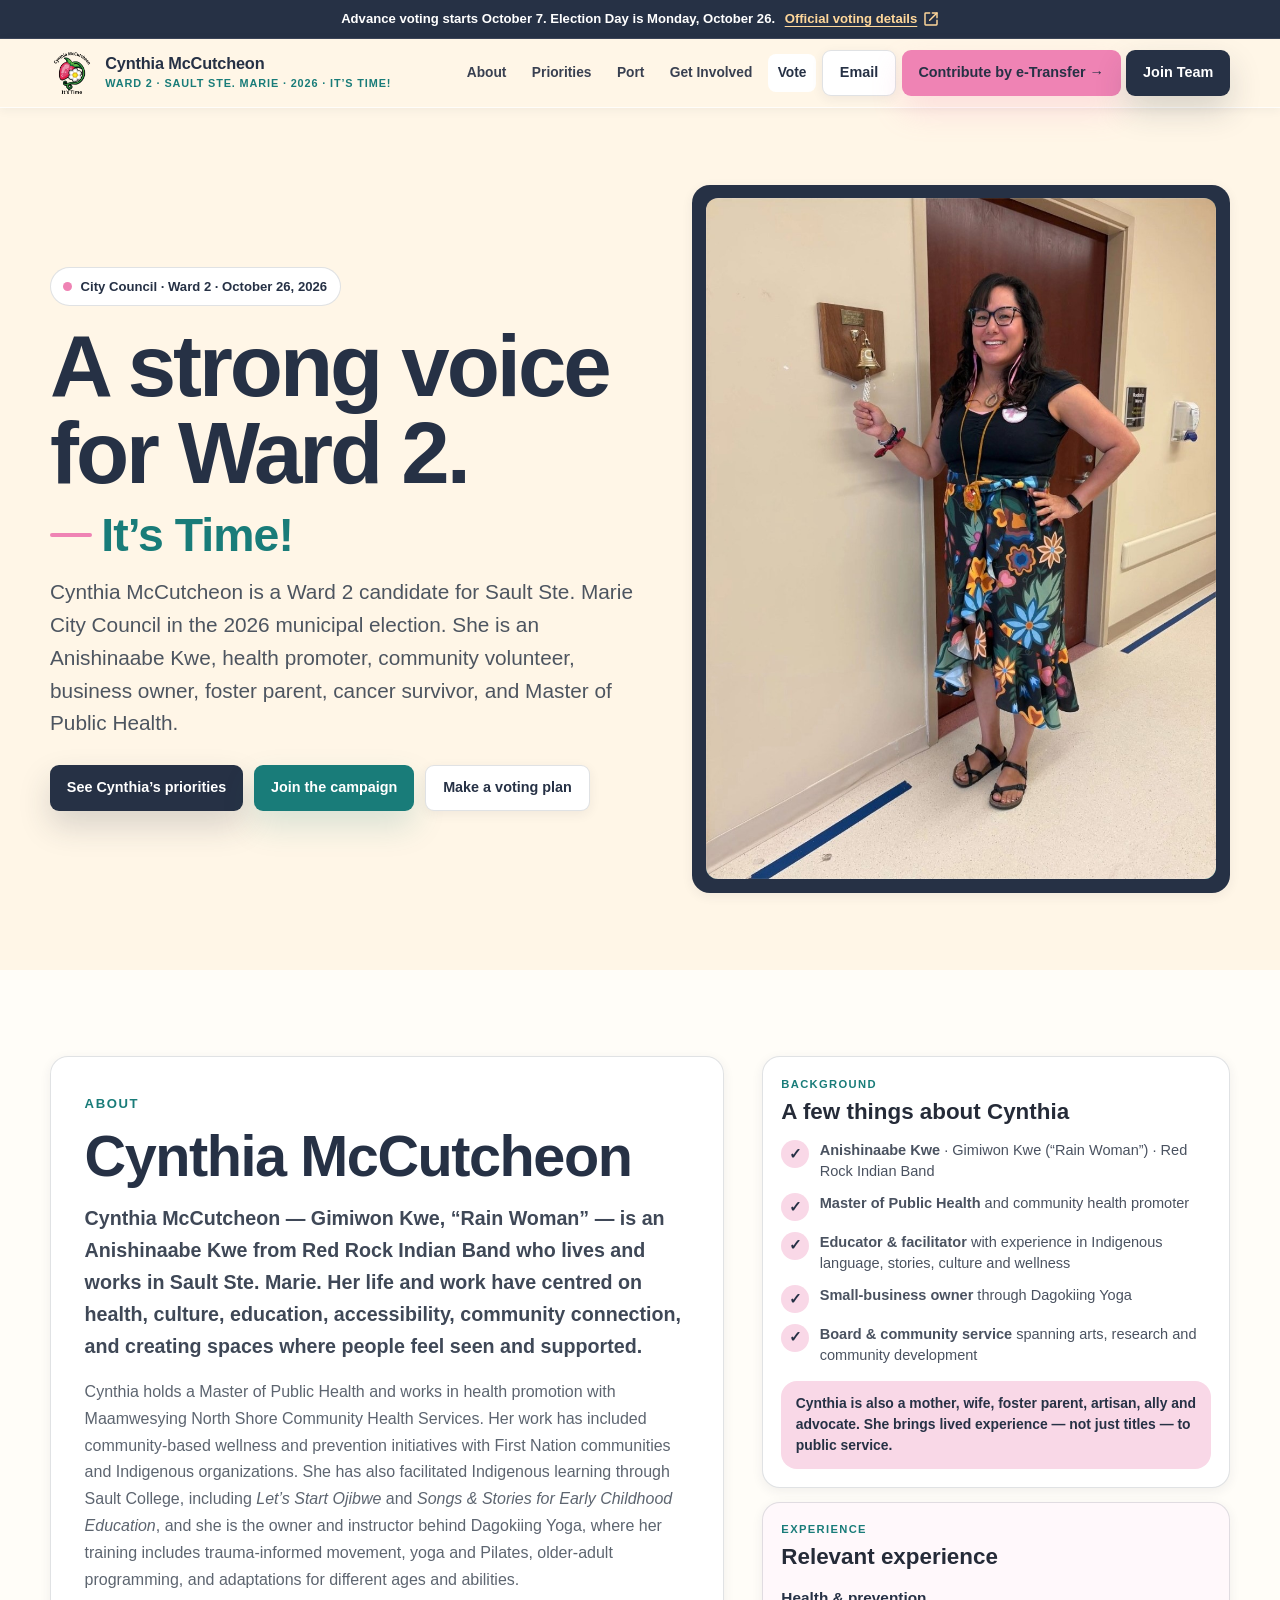
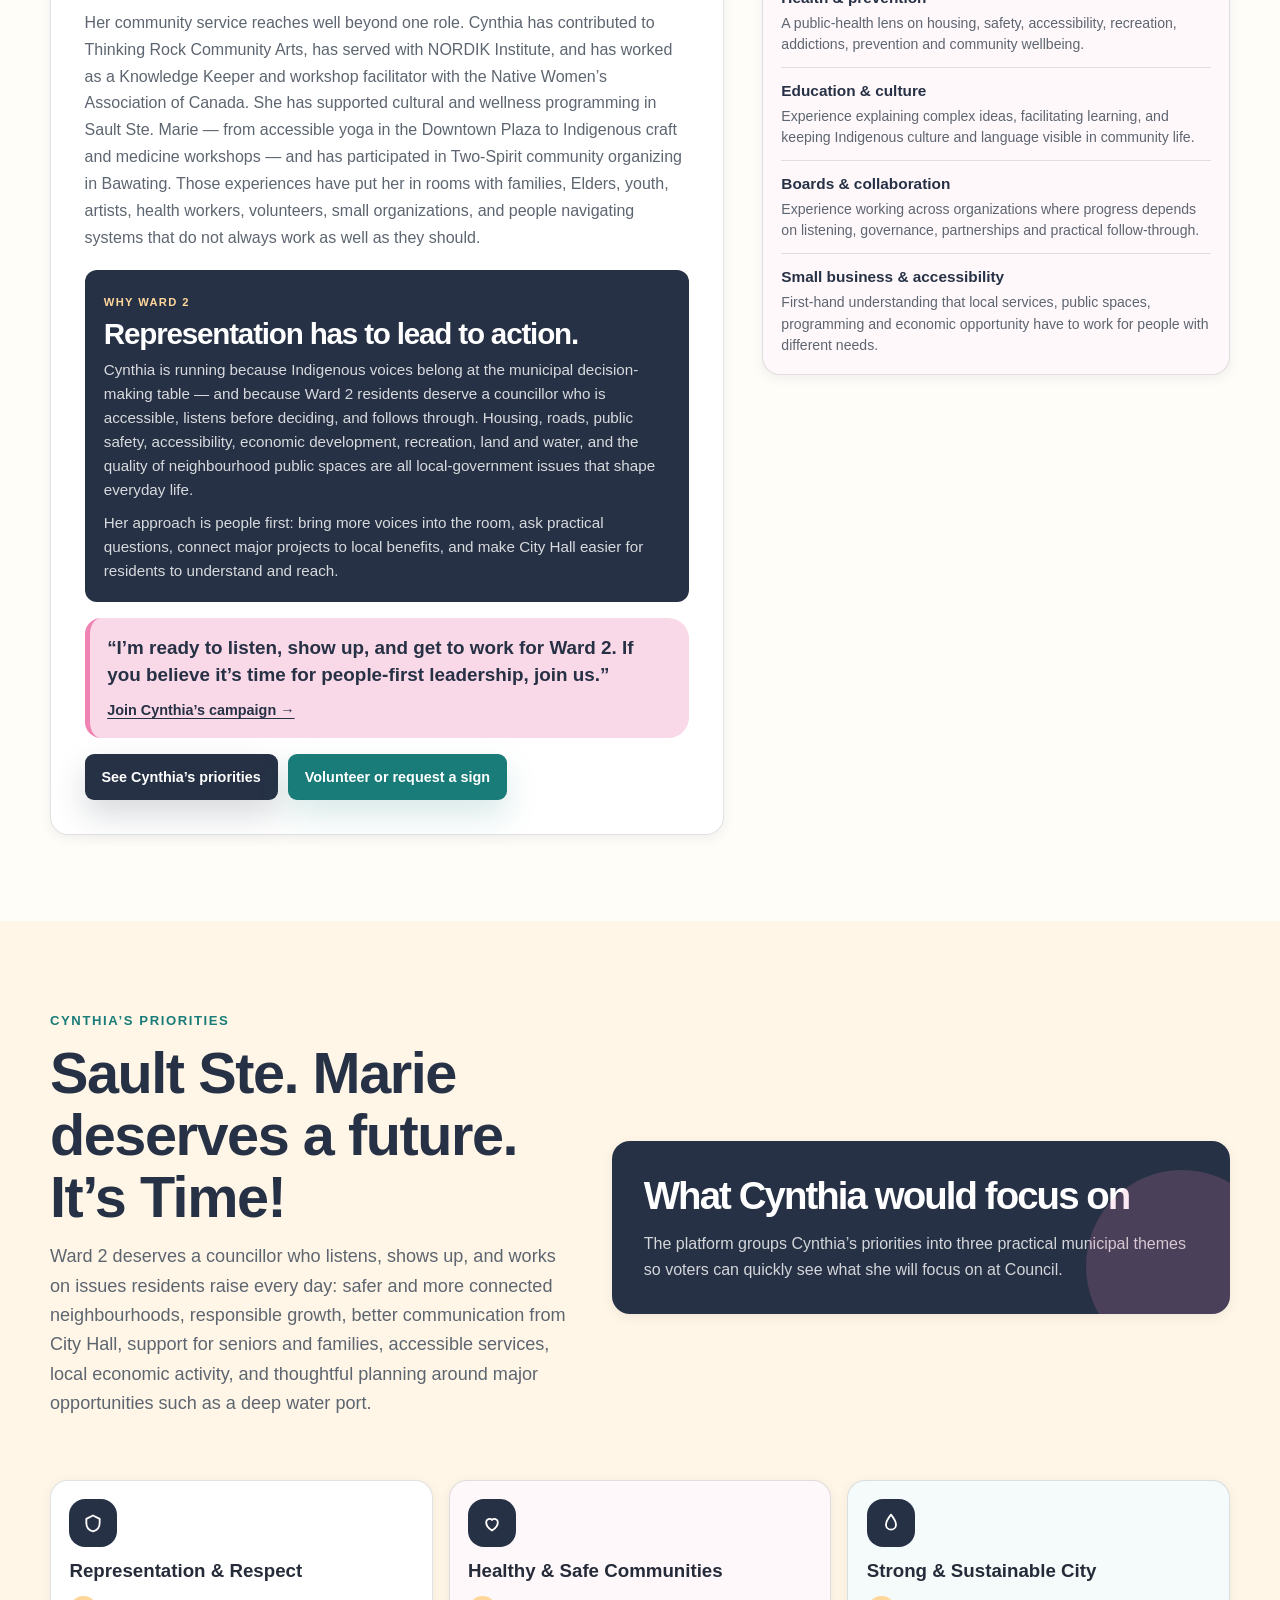
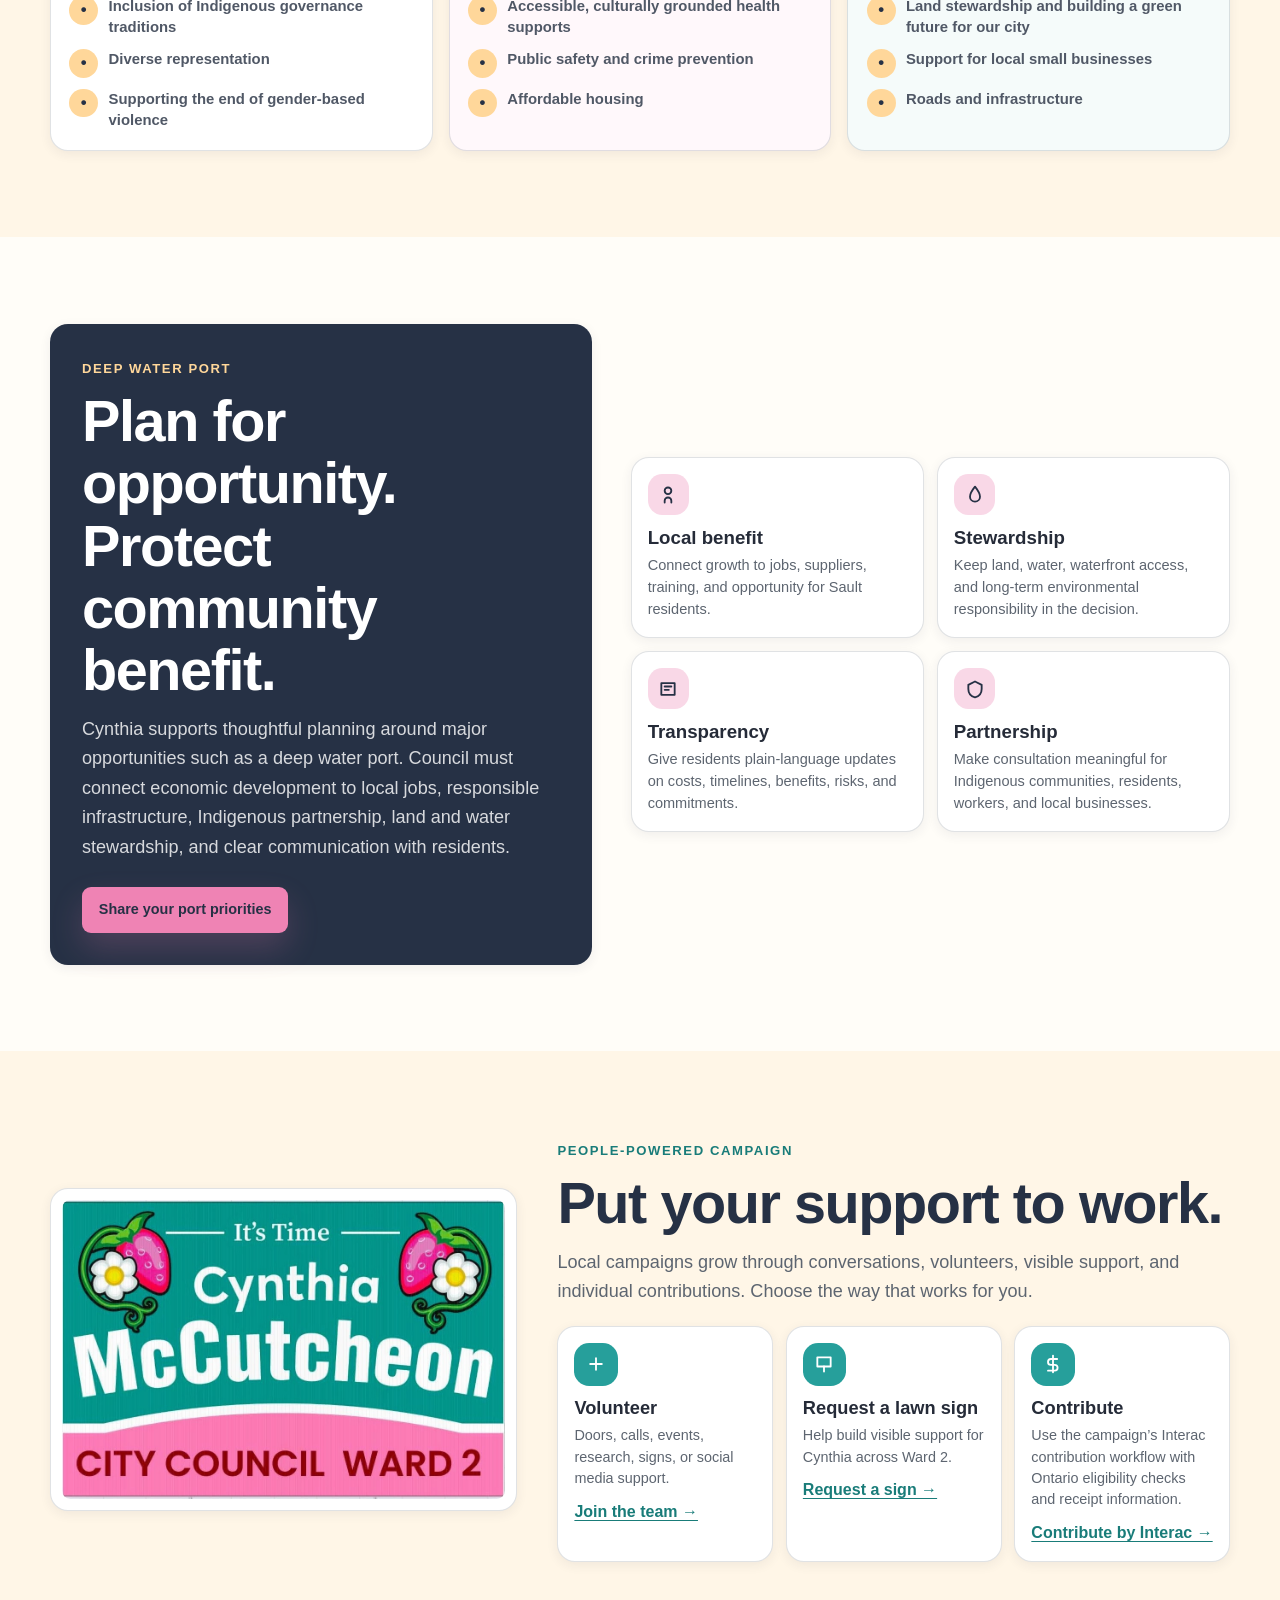
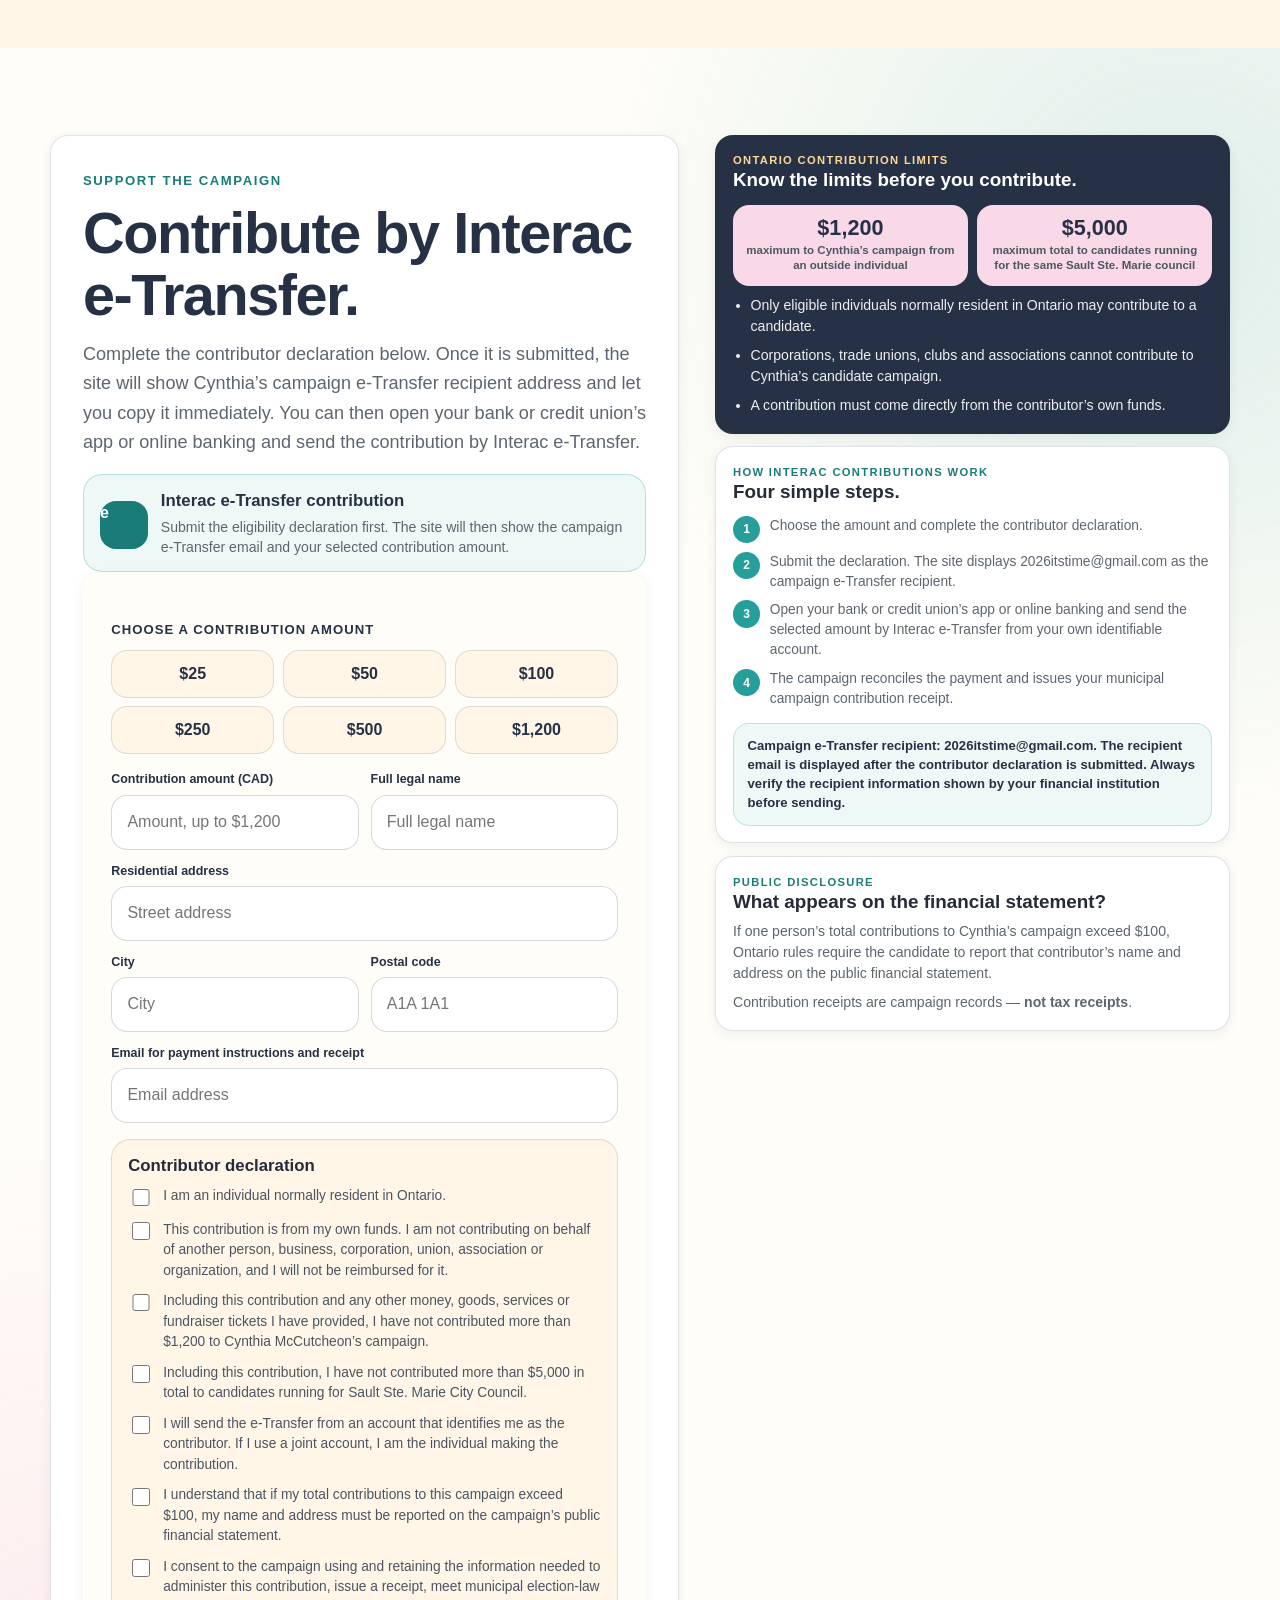
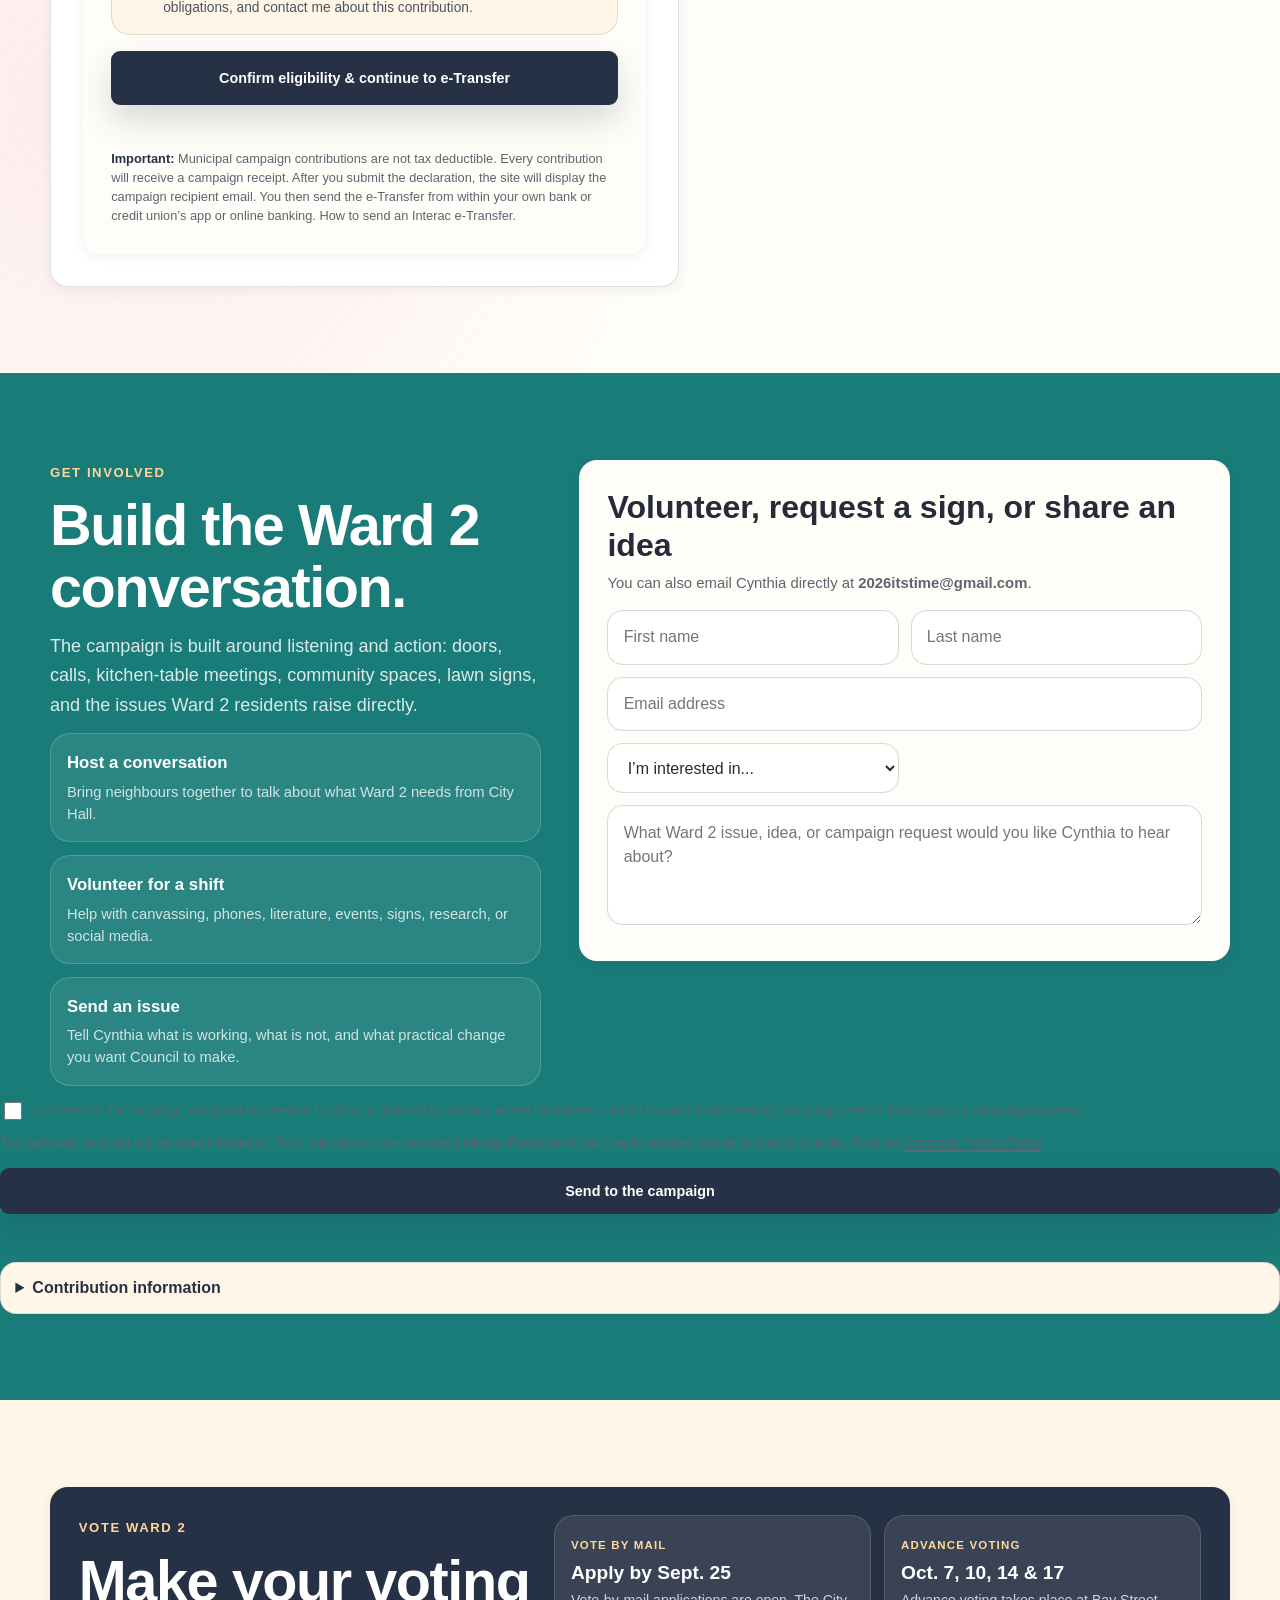
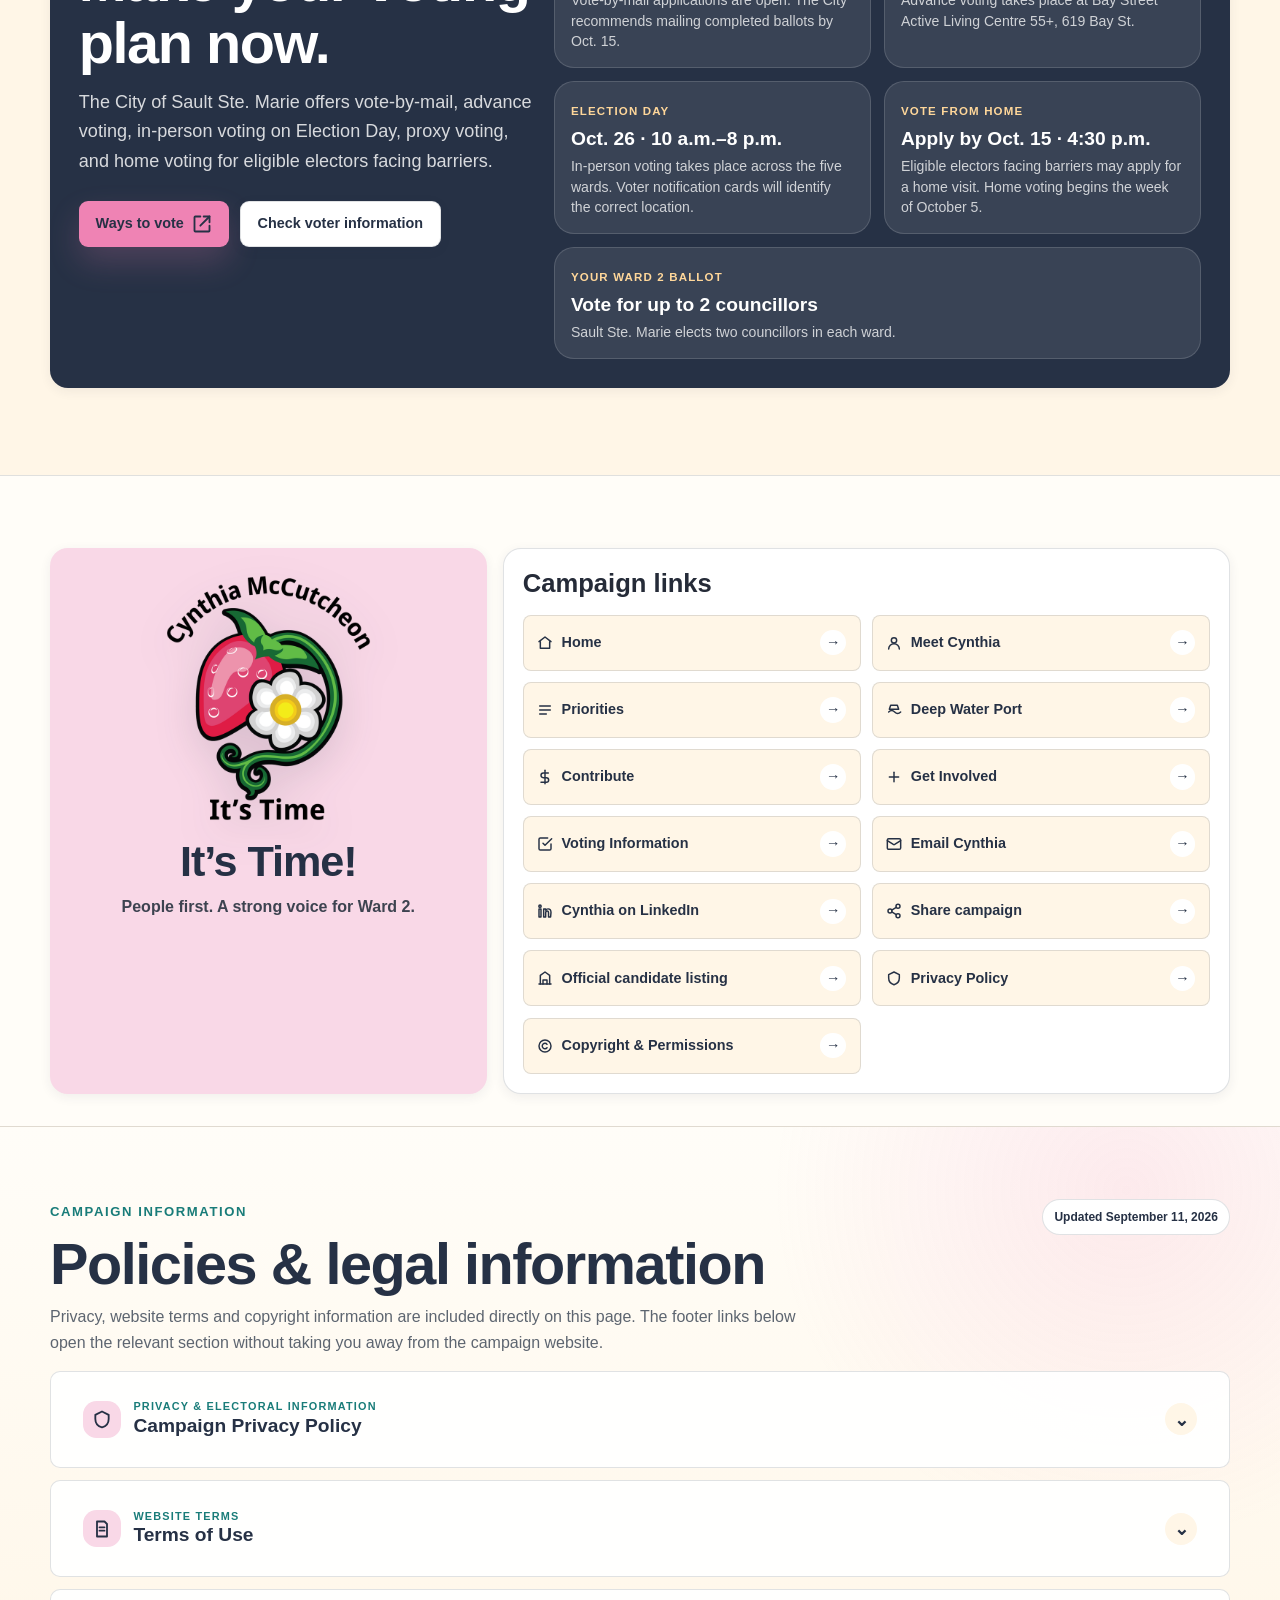
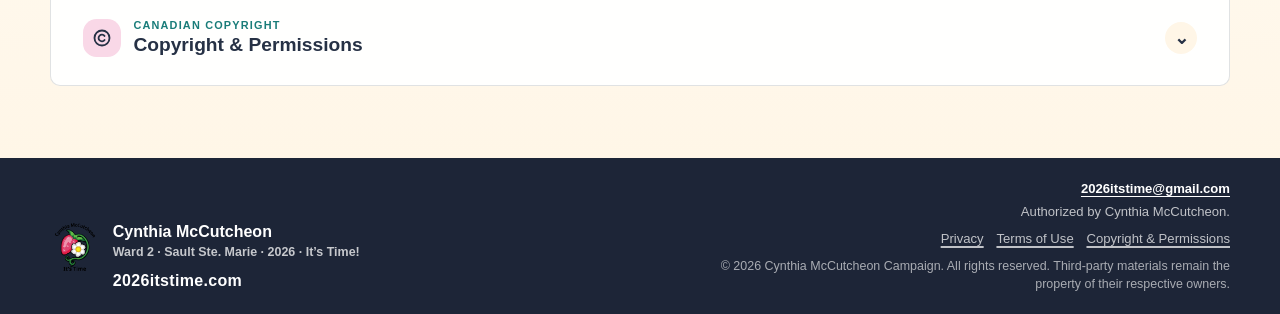
<file: index.html>
<!DOCTYPE html>

<html lang="en-CA">
<head>
<meta charset="utf-8"/>
<meta content="width=device-width,initial-scale=1,viewport-fit=cover" name="viewport"/>
<meta content="Official 2026 campaign site for Cynthia McCutcheon, Ward 2 candidate for Sault Ste. Marie City Council. Background, priorities, voting info and updates." name="description"/>
<meta content="#263145" name="theme-color"/>
<meta content="https://2026itstime.com/" name="twitter:url"/>
<meta content="image/jpeg" property="og:image:type"/>
<meta content="index,follow,max-image-preview:large,max-snippet:-1" name="bingbot"/>
<meta content="index,follow,max-image-preview:large,max-snippet:-1,max-video-preview:-1" name="googlebot"/>
<meta content="Cynthia McCutcheon Campaign" name="author"/>
<meta content="Cynthia McCutcheon for Ward 2 | 2026 It’s Time" property="og:title"/>
<meta content="Official 2026 campaign site for Cynthia McCutcheon, Ward 2 candidate for Sault Ste. Marie City Council. Background, priorities, voting info and updates." property="og:description"/>
<meta content="website" property="og:type"/>
<meta content="index,follow,max-image-preview:large,max-snippet:-1,max-video-preview:-1" name="robots"/>
<meta content="telephone=yes" name="format-detection"/>
<meta content="summary_large_image" name="twitter:card"/>
<meta content="Cynthia McCutcheon for Ward 2 | 2026 It’s Time" name="twitter:title"/>
<meta content="Official 2026 campaign site for Cynthia McCutcheon, Ward 2 candidate for Sault Ste. Marie City Council. Background, priorities, voting info and updates." name="twitter:description"/>
<title>Cynthia McCutcheon for Ward 2 | 2026 It’s Time</title>
<script type="application/ld+json">{"@context":"https://schema.org","@graph":[{"@type":"WebSite","@id":"https://2026itstime.com/#website","url":"https://2026itstime.com/","name":"2026 It’s Time","alternateName":["Cynthia McCutcheon for Ward 2","Cynthia McCutcheon Ward 2 Campaign"],"description":"Official 2026 campaign site for Cynthia McCutcheon, Ward 2 candidate for Sault Ste. Marie City Council. Background, priorities, voting info and updates.","inLanguage":"en-CA"},{"@type":"WebPage","@id":"https://2026itstime.com/#webpage","url":"https://2026itstime.com/","name":"Cynthia McCutcheon for Ward 2 | 2026 It’s Time","description":"Official 2026 campaign site for Cynthia McCutcheon, Ward 2 candidate for Sault Ste. Marie City Council. Background, priorities, voting info and updates.","isPartOf":{"@id":"https://2026itstime.com/#website"},"about":{"@id":"https://2026itstime.com/#cynthia"},"mainEntity":{"@id":"https://2026itstime.com/#cynthia"},"primaryImageOfPage":{"@id":"https://2026itstime.com/#primaryimage"},"dateModified":"2026-09-29","inLanguage":"en-CA"},{"@type":"Person","@id":"https://2026itstime.com/#cynthia","name":"Cynthia McCutcheon","url":"https://2026itstime.com/","description":"Ward 2 candidate for Sault Ste. Marie City Council in the 2026 municipal election.","email":"mailto:2026itstime@gmail.com","image":{"@id":"https://2026itstime.com/#primaryimage"},"homeLocation":{"@type":"City","name":"Sault Ste. Marie","address":{"@type":"PostalAddress","addressRegion":"Ontario","addressCountry":"CA"}},"sameAs":["https://ca.linkedin.com/in/cynthia-mccutcheon-513404363"],"subjectOf":[{"@type":"WebPage","name":"2026 Candidates — City of Sault Ste. Marie","url":"https://saultstemarie.ca/government/municipal-elections/2026-candidates/"},{"@type":"NewsArticle","headline":"‘Rain Woman’ runs for Ward 2 city councillor","url":"https://www.sootoday.com/2026-municipal-election-news/rain-woman-runs-for-ward-2-city-councillor-12310137"}]},{"@type":"ImageObject","@id":"https://2026itstime.com/#primaryimage","url":"https://2026itstime.com/assets/images/cynthia-hero.jpg","contentUrl":"https://2026itstime.com/assets/images/cynthia-hero.jpg","caption":"Cynthia McCutcheon, Ward 2 candidate in Sault Ste. Marie"}]}</script>
<link href="assets/css/site.css?v=20260929-address-footer1" rel="stylesheet"/>
<meta content="2026 It’s Time — Cynthia McCutcheon" property="og:site_name"/><meta content="en_CA" property="og:locale"/><meta content="https://2026itstime.com/assets/images/og-share.jpg" property="og:image"/><meta content="1200" property="og:image:width"/><meta content="630" property="og:image:height"/><meta content="Cynthia McCutcheon — A strong voice for Ward 2. It’s Time!" property="og:image:alt"/><meta content="https://2026itstime.com/assets/images/og-share.jpg" name="twitter:image"/><meta content="Cynthia McCutcheon — A strong voice for Ward 2. It’s Time!" name="twitter:image:alt"/><meta content="yes" name="apple-mobile-web-app-capable"/><meta content="yes" name="mobile-web-app-capable"/><meta content="default" name="apple-mobile-web-app-status-bar-style"/><meta content="Cynthia Ward 2" name="application-name"/><link href="https://2026itstime.com/" rel="canonical"/><meta content="https://2026itstime.com/" property="og:url"/><link href="assets/icons/favicon-32.png" rel="icon" sizes="32x32" type="image/png"/><link href="assets/icons/favicon-192.png" rel="icon" sizes="192x192" type="image/png"/><link href="assets/icons/apple-touch-icon.png" rel="apple-touch-icon"/><link href="site.webmanifest" rel="manifest"/><link as="image" fetchpriority="high" href="assets/images/cynthia-hero.jpg" rel="preload"/><meta content="strict-origin-when-cross-origin" name="referrer"/><meta content="light" name="color-scheme"/></head>
<body>
<a class="skip" href="#main">Skip to main content</a>
<div class="election-alert" role="status">
<div class="container">
<span>Advance voting starts October 7. Election Day is Monday, October 26.</span>
<a href="https://saultstemarie.ca/government/municipal-elections/ways-to-vote/" rel="noopener noreferrer" target="_blank"> Official voting details <svg aria-hidden="true" class="nav-icon" viewbox="0 0 24 24"><path d="M14 3h7v7"></path><path d="M10 14 21 3"></path><path d="M21 14v6a1 1 0 0 1-1 1H4a1 1 0 0 1-1-1V4a1 1 0 0 1 1-1h6"></path></svg>
</a>
</div>
</div>
<header class="topbar" id="top">
<div class="container nav">
<a aria-label="Cynthia McCutcheon campaign home" class="brand" href="#top">
<img alt="" aria-hidden="true" class="brand-mark" decoding="async" height="1068" src="assets/images/campaign-mark.png" width="900"/>
<span class="brand-copy">
<strong>Cynthia McCutcheon</strong>
<span>Ward 2 · Sault Ste. Marie · 2026 · It’s Time!</span>
</span>
</a>
<nav aria-label="Primary navigation" class="desktop-nav">
<a class="nav-link" href="#about"><span>About</span></a>
<a class="nav-link" href="#priorities"><span>Priorities</span></a>
<a class="nav-link" href="#port"><span>Port</span></a>
<a class="nav-link" href="#join"><span>Get Involved</span></a>
<a class="nav-link" href="#vote"><span>Vote</span></a>
<a class="btn btn-light" href="mailto:2026itstime@gmail.com">Email</a>
<a class="btn btn-pink" href="#contribute">Contribute by e-Transfer →</a>
<a class="btn btn-primary" href="#join">Join Team</a>
</nav>
<button aria-controls="mobileMenu" aria-expanded="false" aria-label="Open menu" class="menu-button" id="menuButton" type="button">☰</button>
</div>
<div class="mobile-menu" id="mobileMenu">
<nav aria-label="Mobile navigation">
<a href="#about">About Cynthia</a>
<a href="#priorities">Cynthia’s Priorities</a>
<a href="#port">Deep Water Port</a>
<a href="#join">Get Involved</a>
<a href="#vote">Voting Information</a>
<a href="mailto:2026itstime@gmail.com">Email Cynthia</a>
<a href="#contribute">Contribution Information</a>
</nav>
</div>
</header>
<main id="main"><div aria-live="polite" class="submission-success-banner" hidden="" id="submissionSuccessBanner" role="status">
<div>
<strong>Thank you.</strong>
<span>Your message has been sent to Cynthia’s campaign.</span>
</div>
<button aria-label="Dismiss confirmation" id="closeSubmissionBanner" type="button">×</button>
</div>
<section aria-labelledby="hero-title" class="hero">
<div class="container hero-grid">
<div>
<div class="tag"><span aria-hidden="true" class="dot"></span>City Council · Ward 2 · October 26, 2026</div>
<h1 id="hero-title">A strong voice for Ward 2.</h1>
<div class="slogan">It’s Time!</div>
<p class="lede"> Cynthia McCutcheon is a Ward 2 candidate for Sault Ste. Marie City Council in the 2026 municipal election. She is an Anishinaabe Kwe, health promoter, community volunteer, business owner, foster parent, cancer survivor, and Master of Public Health. </p>
<div class="hero-actions">
<a class="btn btn-primary" href="#priorities">See Cynthia’s priorities</a>
<a class="btn btn-teal" href="#join">Join the campaign</a>
<a class="btn btn-light" href="#vote">Make a voting plan</a>
</div>

</div>
<aside class="hero-card">
<div class="hero-photo">
<img alt="Cynthia McCutcheon smiling while ringing a bell" decoding="async" fetchpriority="high" height="1262" src="assets/images/cynthia-hero.jpg" width="946"/>
</div>
</aside>
</div>
</section>
<section aria-labelledby="about-title" class="section white" id="about">
<div class="container about-bio-grid">
<article class="about-narrative">
<div class="eyebrow">About</div>
<h2 id="about-title">Cynthia McCutcheon</h2>
<p class="about-lead"> Cynthia McCutcheon — Gimiwon Kwe, “Rain Woman” — is an Anishinaabe Kwe from Red Rock Indian Band who lives and works in Sault Ste. Marie. Her life and work have centred on health, culture, education, accessibility, community connection, and creating spaces where people feel seen and supported. </p>
<p class="about-body"> Cynthia holds a Master of Public Health and works in health promotion with Maamwesying North Shore Community Health Services. Her work has included community-based wellness and prevention initiatives with First Nation communities and Indigenous organizations. She has also facilitated Indigenous learning through Sault College, including <em>Let’s Start Ojibwe</em> and <em>Songs &amp; Stories for Early Childhood Education</em>, and she is the owner and instructor behind Dagokiing Yoga, where her training includes trauma-informed movement, yoga and Pilates, older-adult programming, and adaptations for different ages and abilities. </p>
<p class="about-body"> Her community service reaches well beyond one role. Cynthia has contributed to Thinking Rock Community Arts, has served with NORDIK Institute, and has worked as a Knowledge Keeper and workshop facilitator with the Native Women’s Association of Canada. She has supported cultural and wellness programming in Sault Ste. Marie — from accessible yoga in the Downtown Plaza to Indigenous craft and medicine workshops — and has participated in Two-Spirit community organizing in Bawating. Those experiences have put her in rooms with families, Elders, youth, artists, health workers, volunteers, small organizations, and people navigating systems that do not always work as well as they should. </p>
<div class="why-running">
<small>Why Ward 2</small>
<h3>Representation has to lead to action.</h3>
<p> Cynthia is running because Indigenous voices belong at the municipal decision-making table — and because Ward 2 residents deserve a councillor who is accessible, listens before deciding, and follows through. Housing, roads, public safety, accessibility, economic development, recreation, land and water, and the quality of neighbourhood public spaces are all local-government issues that shape everyday life. </p>
<p> Her approach is people first: bring more voices into the room, ask practical questions, connect major projects to local benefits, and make City Hall easier for residents to understand and reach. </p>
</div>
<div class="quote"> “I’m ready to listen, show up, and get to work for Ward 2. If you believe it’s time for people-first leadership, join us.” <a class="quote-action" href="#join">Join Cynthia’s campaign →</a>
</div>
<div class="about-cta">
<a class="btn btn-primary" href="#priorities">See Cynthia’s priorities</a>
<a class="btn btn-teal" href="#join">Volunteer or request a sign</a>
</div>
</article>
<aside class="about-sidebar">
<section class="profile-card">
<div class="profile-kicker">Background</div>
<h3>A few things about Cynthia</h3>
<div class="fact-list">
<div class="fact"><span class="fact-icon">✓</span><span><strong>Anishinaabe Kwe</strong> · Gimiwon Kwe (“Rain Woman”) · Red Rock Indian Band</span></div>
<div class="fact"><span class="fact-icon">✓</span><span><strong>Master of Public Health</strong> and community health promoter</span></div>
<div class="fact"><span class="fact-icon">✓</span><span><strong>Educator &amp; facilitator</strong> with experience in Indigenous language, stories, culture and wellness</span></div>
<div class="fact"><span class="fact-icon">✓</span><span><strong>Small-business owner</strong> through Dagokiing Yoga</span></div>
<div class="fact"><span class="fact-icon">✓</span><span><strong>Board &amp; community service</strong> spanning arts, research and community development</span></div>
</div>
<div class="human-note">Cynthia is also a mother, wife, foster parent, artisan, ally and advocate. She brings lived experience — not just titles — to public service.</div>
</section>
<section class="profile-card profile-card--pink">
<div class="profile-kicker">Experience</div>
<h3>Relevant experience</h3>
<div class="experience-list">
<div class="experience-item">
<strong>Health &amp; prevention</strong>
<span>A public-health lens on housing, safety, accessibility, recreation, addictions, prevention and community wellbeing.</span>
</div>
<div class="experience-item">
<strong>Education &amp; culture</strong>
<span>Experience explaining complex ideas, facilitating learning, and keeping Indigenous culture and language visible in community life.</span>
</div>
<div class="experience-item">
<strong>Boards &amp; collaboration</strong>
<span>Experience working across organizations where progress depends on listening, governance, partnerships and practical follow-through.</span>
</div>
<div class="experience-item">
<strong>Small business &amp; accessibility</strong>
<span>First-hand understanding that local services, public spaces, programming and economic opportunity have to work for people with different needs.</span>
</div>
</div>
</section>
</aside>
</div>
</section>
<section aria-labelledby="priorities-title" class="section" id="priorities">
<div class="container">
<div class="priority-intro">
<div class="section-head">
<div class="eyebrow">Cynthia’s priorities</div>
<h2 id="priorities-title">Sault Ste. Marie deserves a future. It’s Time!</h2>
<p class="section-copy"> Ward 2 deserves a councillor who listens, shows up, and works on issues residents raise every day: safer and more connected neighbourhoods, responsible growth, better communication from City Hall, support for seniors and families, accessible services, local economic activity, and thoughtful planning around major opportunities such as a deep water port. </p>
</div>
<aside class="priority-callout">
<h3>What Cynthia would focus on</h3>
<p>The platform groups Cynthia’s priorities into three practical municipal themes so voters can quickly see what she will focus on at Council.</p>
</aside>
</div>
<div class="priority-groups">
<article class="priority-group">
<span class="group-icon"><svg aria-hidden="true" class="icon" viewbox="0 0 24 24"><path d="M12 3 4 7v5c0 5 3.4 8.8 8 10 4.6-1.2 8-5 8-10V7l-8-4Z"></path></svg></span>
<h3>Representation &amp; Respect</h3>
<div class="priority-list">
<div class="priority-item"><span aria-hidden="true" class="priority-bullet">•</span><span>Inclusion of Indigenous governance traditions</span></div>
<div class="priority-item"><span aria-hidden="true" class="priority-bullet">•</span><span>Diverse representation</span></div>
<div class="priority-item"><span aria-hidden="true" class="priority-bullet">•</span><span>Supporting the end of gender-based violence</span></div>
</div>
</article>
<article class="priority-group">
<span class="group-icon"><svg aria-hidden="true" class="icon" viewbox="0 0 24 24"><path d="M12 21s-7-4.4-7-10a4 4 0 0 1 7-2.6A4 4 0 0 1 19 11c0 5.6-7 10-7 10z"></path></svg></span>
<h3>Healthy &amp; Safe Communities</h3>
<div class="priority-list">
<div class="priority-item"><span aria-hidden="true" class="priority-bullet">•</span><span>Accessible, culturally grounded health supports</span></div>
<div class="priority-item"><span aria-hidden="true" class="priority-bullet">•</span><span>Public safety and crime prevention</span></div>
<div class="priority-item"><span aria-hidden="true" class="priority-bullet">•</span><span>Affordable housing</span></div>
</div>
</article>
<article class="priority-group">
<span class="group-icon"><svg aria-hidden="true" class="icon" viewbox="0 0 24 24"><path d="M12 2C8 7 6 10 6 14a6 6 0 0 0 12 0c0-4-2-7-6-12z"></path></svg></span>
<h3>Strong &amp; Sustainable City</h3>
<div class="priority-list">
<div class="priority-item"><span aria-hidden="true" class="priority-bullet">•</span><span>Land stewardship and building a green future for our city</span></div>
<div class="priority-item"><span aria-hidden="true" class="priority-bullet">•</span><span>Support for local small businesses</span></div>
<div class="priority-item"><span aria-hidden="true" class="priority-bullet">•</span><span>Roads and infrastructure</span></div>
</div>
</article>
</div>
</div>
</section>
<section aria-labelledby="port-title" class="section white" id="port">
<div class="container port-grid">
<div class="port-copy">
<div class="eyebrow" style="color:var(--peach)">Deep water port</div>
<h2 id="port-title">Plan for opportunity. Protect community benefit.</h2>
<p class="section-copy"> Cynthia supports thoughtful planning around major opportunities such as a deep water port. Council must connect economic development to local jobs, responsible infrastructure, Indigenous partnership, land and water stewardship, and clear communication with residents. </p>
<div class="hero-actions"><a class="btn btn-pink" href="#join">Share your port priorities</a></div>
</div>
<div class="port-cards">
<article class="port-card">
<span class="mini-icon"><svg aria-hidden="true" class="icon" viewbox="0 0 24 24"><path d="M16 21v-2a4 4 0 0 0-8 0v2"></path><circle cx="12" cy="7" r="4"></circle></svg></span>
<h3>Local benefit</h3><p>Connect growth to jobs, suppliers, training, and opportunity for Sault residents.</p>
</article>
<article class="port-card">
<span class="mini-icon"><svg aria-hidden="true" class="icon" viewbox="0 0 24 24"><path d="M12 2C8 7 6 10 6 14a6 6 0 0 0 12 0c0-4-2-7-6-12z"></path></svg></span>
<h3>Stewardship</h3><p>Keep land, water, waterfront access, and long-term environmental responsibility in the decision.</p>
</article>
<article class="port-card">
<span class="mini-icon"><svg aria-hidden="true" class="icon" viewbox="0 0 24 24"><path d="M4 5h16v14H4z"></path><path d="M8 9h8"></path><path d="M8 13h5"></path></svg></span>
<h3>Transparency</h3><p>Give residents plain-language updates on costs, timelines, benefits, risks, and commitments.</p>
</article>
<article class="port-card">
<span class="mini-icon"><svg aria-hidden="true" class="icon" viewbox="0 0 24 24"><path d="M12 3 4 7v5c0 5 3.4 8.8 8 10 4.6-1.2 8-5 8-10V7l-8-4Z"></path></svg></span>
<h3>Partnership</h3><p>Make consultation meaningful for Indigenous communities, residents, workers, and local businesses.</p>
</article>
</div>
</div>
</section>
<section aria-labelledby="support-title" class="section">
<div class="container support-grid">
<div class="sign-card">
<img alt="Cynthia McCutcheon It’s Time City Council Ward 2 campaign lawn sign" decoding="async" height="700" loading="lazy" src="assets/images/campaign-lawn-sign.jpg" width="1038"/>
</div>
<div>
<div class="eyebrow">People-powered campaign</div>
<h2 id="support-title">Put your support to work.</h2>
<p class="section-copy">Local campaigns grow through conversations, volunteers, visible support, and individual contributions. Choose the way that works for you.</p>
<div class="support-actions">
<article class="support-action">
<span class="mini-icon"><svg aria-hidden="true" class="icon" viewbox="0 0 24 24"><path d="M12 5v14"></path><path d="M5 12h14"></path></svg></span>
<h3>Volunteer</h3><p>Doors, calls, events, research, signs, or social media support.</p>
<a data-interest="Volunteer" href="#join">Join the team →</a>
</article>
<article class="support-action">
<span class="mini-icon"><svg aria-hidden="true" class="icon" viewbox="0 0 24 24"><path d="M4 4h16v11H4z"></path><path d="M12 15v6"></path></svg></span>
<h3>Request a lawn sign</h3><p>Help build visible support for Cynthia across Ward 2.</p>
<a data-interest="Lawn sign" href="#join">Request a sign →</a>
</article>
<article class="support-action">
<span class="mini-icon"><svg aria-hidden="true" class="icon" viewbox="0 0 24 24"><path d="M12 2v20"></path><path d="M17 6H9.5a3.5 3.5 0 0 0 0 7H14a3.5 3.5 0 0 1 0 7H6"></path></svg></span>
<h3>Contribute</h3><p>Use the campaign’s Interac contribution workflow with Ontario eligibility checks and receipt information.</p>
<a href="#contribute">Contribute by Interac →</a>
</article>
</div>
</div>
</div>
</section>
<section aria-labelledby="contribute-title" class="section contribute-section" id="contribute">
<div class="container contribute-grid">
<article class="contribute-main">
<div class="eyebrow">Support the campaign</div>
<h2 id="contribute-title">Contribute by Interac e-Transfer.</h2>
<p class="section-copy">Complete the contributor declaration below. Once it is submitted, the site will show Cynthia’s campaign e-Transfer recipient address and let you copy it immediately. You can then open your bank or credit union’s app or online banking and send the contribution by Interac e-Transfer.</p>
<div class="interac-lockup">
<span aria-hidden="true" class="interac-mark">e</span>
<div>
<strong>Interac e-Transfer contribution</strong>
<span>Submit the eligibility declaration first. The site will then show the campaign e-Transfer email and your selected contribution amount.</span>
</div>
</div>
<form accept-charset="UTF-8" action="https://formsubmit.co/2026itstime@gmail.com" data-campaign-form="true" id="contributionForm" method="POST"><input name="eTransferRecipient" type="hidden" value="2026itstime@gmail.com"/><input name="_next" type="hidden" value="https://2026itstime.com/?etransfer=ready#contribute"/>
<input name="_subject" type="hidden" value="Cynthia McCutcheon Ward 2 campaign contribution - eligibility declaration"/>
<input name="_template" type="hidden" value="table"/>
<input name="_captcha" type="hidden" value="false"/>
<input autocomplete="off" class="hide" name="_honey" tabindex="-1" type="text"/>
<span class="amount-label">Choose a contribution amount</span>
<div aria-label="Suggested contribution amounts" class="amount-grid">
<button aria-label="Set contribution amount to $25" aria-pressed="false" class="amount-btn" data-amount="25" type="button">$25</button>
<button aria-label="Set contribution amount to $50" aria-pressed="false" class="amount-btn" data-amount="50" type="button">$50</button>
<button aria-label="Set contribution amount to $100" aria-pressed="false" class="amount-btn" data-amount="100" type="button">$100</button>
<button aria-label="Set contribution amount to $250" aria-pressed="false" class="amount-btn" data-amount="250" type="button">$250</button>
<button aria-label="Set contribution amount to $500" aria-pressed="false" class="amount-btn" data-amount="500" type="button">$500</button>
<button aria-label="Set contribution amount to $1200" aria-pressed="false" class="amount-btn" data-amount="1200" type="button">$1,200</button>
</div>
<div class="donation-fields">
<label>
<span class="field-label">Contribution amount (CAD)</span>
<input id="contributionAmount" inputmode="numeric" max="1200" min="1" name="contributionAmount" placeholder="Amount, up to $1,200" required="" step="1" type="number"/>
</label>
<label>
<span class="field-label">Full legal name</span>
<input autocomplete="name" name="contributorName" placeholder="Full legal name" required=""/>
</label>
<label class="wide">
<span class="field-label">Residential address</span>
<input autocomplete="street-address" name="residentialAddress" placeholder="Street address" required=""/>
</label>
<label>
<span class="field-label">City</span>
<input autocomplete="address-level2" name="city" placeholder="City" required=""/>
</label>
<label>
<span class="field-label">Postal code</span>
<input autocomplete="postal-code" maxlength="7" name="postalCode" pattern="^[A-Za-z]\d[A-Za-z][ -]?\d[A-Za-z]\d$" placeholder="A1A 1A1" required="" title="Enter a Canadian postal code, for example P6A 1A1"/>
</label>
<label class="wide">
<span class="field-label">Email for payment instructions and receipt</span>
<input autocomplete="email" name="email" placeholder="Email address" required="" type="email"/>
</label>
</div>
<div class="donor-declarations">
<h3>Contributor declaration</h3>
<label class="declaration"><input name="ontarioResident" required="" type="checkbox" value="yes"/><span>I am an individual normally resident in Ontario.</span></label>
<label class="declaration"><input name="ownFunds" required="" type="checkbox" value="yes"/><span>This contribution is from my own funds. I am not contributing on behalf of another person, business, corporation, union, association or organization, and I will not be reimbursed for it.</span></label>
<label class="declaration"><input name="candidateLimit" required="" type="checkbox" value="yes"/><span>Including this contribution and any other money, goods, services or fundraiser tickets I have provided, I have not contributed more than $1,200 to Cynthia McCutcheon’s campaign.</span></label>
<label class="declaration"><input name="jurisdictionLimit" required="" type="checkbox" value="yes"/><span>Including this contribution, I have not contributed more than $5,000 in total to candidates running for Sault Ste. Marie City Council.</span></label>
<label class="declaration"><input name="accountSource" required="" type="checkbox" value="yes"/><span>I will send the e-Transfer from an account that identifies me as the contributor. If I use a joint account, I am the individual making the contribution.</span></label>
<label class="declaration"><input name="publicDisclosure" required="" type="checkbox" value="yes"/><span>I understand that if my total contributions to this campaign exceed $100, my name and address must be reported on the campaign’s public financial statement.</span></label>
<label class="declaration"><input name="privacyConsent" required="" type="checkbox" value="yes"/><span>I consent to the campaign using and retaining the information needed to administer this contribution, issue a receipt, meet municipal election-law obligations, and contact me about this contribution.</span></label>
</div>
<button class="btn btn-primary contribution-submit" type="submit">Confirm eligibility &amp; continue to e-Transfer</button><p aria-live="polite" class="form-status" role="status"></p>
<p class="contribution-note"><strong>Important:</strong> Municipal campaign contributions are not tax deductible. Every contribution will receive a campaign receipt. After you submit the declaration, the site will display the campaign recipient email. You then send the e-Transfer from within your own bank or credit union’s app or online banking. <a href="https://www.interac.ca/en/how-to-use/interac-e-transfer/how-to-send-money-with-interac-e-transfer/" rel="noopener noreferrer" target="_blank">How to send an Interac e-Transfer.</a></p>
</form><dialog aria-labelledby="etransferDialogTitle" class="etransfer-dialog" id="etransferDialog">
<div class="etransfer-dialog-head">
<div class="eyebrow">Ready to complete your contribution</div>
<h3 id="etransferDialogTitle">Send your Interac e-Transfer</h3>
<p>Your contributor declaration has been sent to Cynthia’s campaign.</p>
</div>
<div class="etransfer-dialog-body">
<div class="etransfer-detail">
<span>Recipient email</span>
<strong id="etransferRecipient">2026itstime@gmail.com</strong>
<button class="copy-detail-btn" id="copyEtransferEmail" type="button">Copy recipient email</button>
</div>
<div class="etransfer-detail">
<span>Contribution amount</span>
<strong id="etransferAmount">Your selected amount</strong>
<button class="copy-detail-btn" id="copyEtransferDetails" type="button">Copy e-Transfer details</button>
</div>
<ol class="etransfer-steps">
<li>Open your Canadian bank or credit union’s mobile app or online banking.</li>
<li>Choose <strong>Interac e-Transfer</strong> or <strong>Send money</strong>.</li>
<li>Add <strong>2026itstime@gmail.com</strong> as the recipient and enter the amount shown above.</li>
<li>Confirm the recipient information displayed by your financial institution before sending.</li>
<li>Send the transfer from the same identifiable personal or joint account described in your declaration.</li>
</ol>
<p class="etransfer-safety">
      If your financial institution shows that Autodeposit is enabled, confirm the recipient name shown before sending.
      If it asks you to create a security question, follow the campaign’s instructions or contact
      <a href="mailto:2026itstime@gmail.com">2026itstime@gmail.com</a>.
    </p>
<div class="etransfer-dialog-actions">
<a class="btn btn-primary" href="https://www.interac.ca/en/how-to-use/interac-e-transfer/how-to-send-money-with-interac-e-transfer/" rel="noopener noreferrer" target="_blank">Interac sending guide</a>
<button class="btn btn-light" id="closeEtransferDialog" type="button">Done</button>
</div>
</div>
</dialog>
</article>
<aside class="contribute-side">
<article class="legal-donor-card legal-donor-card--navy">
<div class="profile-kicker" style="color:var(--peach)">Ontario contribution limits</div>
<h3>Know the limits before you contribute.</h3>
<div class="donor-limit">
<div class="limit-box"><strong>$1,200</strong><span>maximum to Cynthia’s campaign from an outside individual</span></div>
<div class="limit-box"><strong>$5,000</strong><span>maximum total to candidates running for the same Sault Ste. Marie council</span></div>
</div>
<ul>
<li>Only eligible individuals normally resident in Ontario may contribute to a candidate.</li>
<li>Corporations, trade unions, clubs and associations cannot contribute to Cynthia’s candidate campaign.</li>
<li>A contribution must come directly from the contributor’s own funds.</li>
</ul>
</article>
<article class="legal-donor-card">
<div class="profile-kicker">How Interac contributions work</div>
<h3>Four simple steps.</h3>
<div class="process-steps">
<div class="process-step"><b>1</b><span>Choose the amount and complete the contributor declaration.</span></div>
<div class="process-step"><b>2</b><span>Submit the declaration. The site displays 2026itstime@gmail.com as the campaign e-Transfer recipient.</span></div>
<div class="process-step"><b>3</b><span>Open your bank or credit union’s app or online banking and send the selected amount by Interac e-Transfer from your own identifiable account.</span></div>
<div class="process-step"><b>4</b><span>The campaign reconciles the payment and issues your municipal campaign contribution receipt.</span></div>
</div>
<div class="live-payment-notice">Campaign e-Transfer recipient: 2026itstime@gmail.com. The recipient email is displayed after the contributor declaration is submitted. Always verify the recipient information shown by your financial institution before sending.</div>
</article>
<article class="legal-donor-card">
<div class="profile-kicker">Public disclosure</div>
<h3>What appears on the financial statement?</h3>
<p>If one person’s total contributions to Cynthia’s campaign exceed $100, Ontario rules require the candidate to report that contributor’s name and address on the public financial statement.</p>
<p>Contribution receipts are campaign records — <strong>not tax receipts</strong>.</p>
</article>
</aside>
</div>
</section>
<section aria-labelledby="join-title" class="section teal-band" id="join">
<div class="container join-wrap">
<div class="join-info">
<div>
<div class="eyebrow">Get involved</div>
<h2 id="join-title">Build the Ward 2 conversation.</h2>
<p class="section-copy">The campaign is built around listening and action: doors, calls, kitchen-table meetings, community spaces, lawn signs, and the issues Ward 2 residents raise directly.</p>
</div>
<article class="join-step"><strong>Host a conversation</strong><p>Bring neighbours together to talk about what Ward 2 needs from City Hall.</p></article>
<article class="join-step"><strong>Volunteer for a shift</strong><p>Help with canvassing, phones, literature, events, signs, research, or social media.</p></article>
<article class="join-step"><strong>Send an issue</strong><p>Tell Cynthia what is working, what is not, and what practical change you want Council to make.</p></article>
</div>
<form accept-charset="UTF-8" action="https://formsubmit.co/2026itstime@gmail.com" data-campaign-form="true" method="POST"><input name="_next" type="hidden" value="https://2026itstime.com/?submitted=1"/>
<h3>Volunteer, request a sign, or share an idea</h3>
<p>You can also email Cynthia directly at <a href="mailto:2026itstime@gmail.com"><strong>2026itstime@gmail.com</strong></a>.</p>
<input name="_subject" type="hidden" value="Cynthia McCutcheon Ward 2 website message"/>
<input name="_template" type="hidden" value="table"/>
<input name="_captcha" type="hidden" value="false"/>
<input autocomplete="off" class="hide" name="_honey" tabindex="-1" type="text"/>
<div class="fields">
<label><span class="visually-hidden">First name</span><input autocomplete="given-name" name="firstName" placeholder="First name" required=""/></label>
<label><span class="visually-hidden">Last name</span><input autocomplete="family-name" name="lastName" placeholder="Last name" required=""/></label>
<label class="wide"><span class="visually-hidden">Email address</span><input autocomplete="email" name="email" placeholder="Email address" required="" type="email"/></label>
<label><span class="visually-hidden">How would you like to help?</span>
<select id="interestSelect" name="interest">
<option value="">I’m interested in...</option>
<option value="Volunteer">Volunteering</option>
<option value="Lawn sign">Requesting a lawn sign</option>
<option value="Host">Hosting a neighbourhood conversation</option>
<option value="Events">Helping at events</option>
<option value="Policy">Policy or research support</option>
<option value="Contribution">Contribution information</option>
</select>
</label>
<div class="wide lawn-sign-details" id="lawnSignDetails" hidden>
<fieldset>
<legend>Lawn sign delivery / placement details</legend>
<p class="field-help">Please provide the full address where you would like the sign delivered or placed. These fields are required only when requesting a lawn sign.</p>
<div class="lawn-address-grid">
<label class="wide"><span class="field-label">Street address</span><input autocomplete="address-line1" id="signAddress" name="streetAddress" placeholder="Street number and street name"/></label>
<label><span class="field-label">Unit / apartment <small>(optional)</small></span><input autocomplete="address-line2" id="signUnit" name="unit" placeholder="Unit or apartment"/></label>
<label><span class="field-label">City</span><input autocomplete="address-level2" id="signCity" name="city" placeholder="Sault Ste. Marie"/></label>
<label><span class="field-label">Province</span><input autocomplete="address-level1" id="signProvince" name="province" placeholder="Ontario" value="Ontario"/></label>
<label><span class="field-label">Postal code</span><input autocomplete="postal-code" id="joinPostalCode" maxlength="7" name="postalCode" pattern="^[A-Za-z]\d[A-Za-z][ -]?\d[A-Za-z]\d$" placeholder="P6A 1A1" title="Enter a Canadian postal code, for example P6A 1A1"/></label>
<label><span class="field-label">Phone number</span><input autocomplete="tel" id="signPhone" name="phone" placeholder="Phone number" type="tel"/></label>
<label class="wide"><span class="field-label">Placement or delivery notes <small>(optional)</small></span><input id="signNotes" name="signNotes" placeholder="For example: front lawn, corner lot, call before delivery"/></label>
</div>
<label class="sign-permission-row">
<input id="signPermission" name="signPermission" type="checkbox" value="yes"/>
<span>I confirm that I have permission for a campaign lawn sign to be placed at this address.</span>
</label>
<input name="country" type="hidden" value="Canada"/>
</fieldset>
</div>
<label class="wide"><span class="visually-hidden">Message</span><textarea name="message" placeholder="What Ward 2 issue, idea, or campaign request would you like Cynthia to hear about?"></textarea></label>
</div>
</div>
<label class="consent-row">
<input name="contactConsent" required="" type="checkbox" value="yes"/>
<span>I consent to the campaign using the information I submit to respond to me and, where requested, contact me about volunteering, campaign events, lawn signs, or campaign updates.</span>
</label>
<p class="form-legal">The campaign does not sell personal information. Form submissions are processed through FormSubmit and may be handled outside Ontario or Canada. Read the <a data-legal-open="privacyDialog" data-open-policy="privacy-policy" href="#privacy-policy">Campaign Privacy Policy</a>.</p>
<button class="btn btn-primary" style="width:100%;margin-top:1rem" type="submit">Send to the campaign</button><p aria-live="polite" class="form-status" role="status"></p>
<details>
<summary>Contribution information</summary>
<p>Ontario municipal campaign contributions to a candidate may only be accepted from eligible individuals who are normally resident in Ontario. The maximum contribution to one council candidate is $1,200, and the total contribution limit to candidates running for the same council is $5,000. Contributions over $25 cannot be made in cash. If a contributor gives more than $100 in total, their name and address are reported on the candidate’s public financial statement. Municipal campaign contributions are not tax deductible. Contact the campaign for contribution and receipt instructions.</p>
</details>
</form>
</div>
</section>
<section aria-labelledby="vote-title" class="section" id="vote">
<div class="container">
<div class="vote-shell">
<div>
<div class="eyebrow" style="color:var(--peach)">Vote Ward 2</div>
<h2 id="vote-title">Make your voting plan now.</h2>
<p class="section-copy">The City of Sault Ste. Marie offers vote-by-mail, advance voting, in-person voting on Election Day, proxy voting, and home voting for eligible electors facing barriers.</p>
<div class="hero-actions">
<a class="btn btn-pink" href="https://saultstemarie.ca/government/municipal-elections/ways-to-vote/" rel="noopener noreferrer" target="_blank"> Ways to vote <svg aria-hidden="true" class="icon" viewbox="0 0 24 24"><path d="M14 3h7v7"></path><path d="M10 14 21 3"></path><path d="M21 14v6a1 1 0 0 1-1 1H4a1 1 0 0 1-1-1V4a1 1 0 0 1 1-1h6"></path></svg>
</a>
<a class="btn btn-light" href="https://saultstemarie.ca/government/municipal-elections/information-for-voters/" rel="noopener noreferrer" target="_blank">Check voter information</a>
</div>
</div>
<div class="vote-cards">
<article class="vote-card">
<small>Vote by mail</small>
<strong>Apply by Sept. 25</strong>
<span>Vote-by-mail applications are open. The City recommends mailing completed ballots by Oct. 15.</span>
</article>
<article class="vote-card">
<small>Advance voting</small>
<strong>Oct. 7, 10, 14 &amp; 17</strong>
<span>Advance voting takes place at Bay Street Active Living Centre 55+, 619 Bay St.</span>
</article>
<article class="vote-card">
<small>Election Day</small>
<strong>Oct. 26 · 10 a.m.–8 p.m.</strong>
<span>In-person voting takes place across the five wards. Voter notification cards will identify the correct location.</span>
</article>
<article class="vote-card">
<small>Vote from home</small>
<strong>Apply by Oct. 15 · 4:30 p.m.</strong>
<span>Eligible electors facing barriers may apply for a home visit. Home voting begins the week of October 5.</span>
</article>
<article class="vote-card">
<small>Your Ward 2 ballot</small>
<strong>Vote for up to 2 councillors</strong>
<span>Sault Ste. Marie elects two councillors in each ward.</span>
</article>
</div>
</div>
</div>
</section>
<section aria-label="Campaign site map" class="bottom">
<div class="container sitemap-shell">
<aside class="identity-card">
<img alt="" aria-hidden="true" decoding="async" height="1068" src="assets/images/campaign-mark.png" width="900"/>
<h2>It’s Time!</h2>
<p>People first. A strong voice for Ward 2.</p>
</aside>
<nav aria-labelledby="sitemap-title" class="site-map">
<h3 id="sitemap-title">Campaign links</h3>
<ul class="sitemap-list">
<li><a href="#top"><span><svg aria-hidden="true" class="nav-icon" viewbox="0 0 24 24"><path d="m3 10 9-7 9 7"></path><path d="M5 10v10h14V10"></path></svg>Home</span></a></li>
<li><a href="#about"><span><svg aria-hidden="true" class="nav-icon" viewbox="0 0 24 24"><circle cx="12" cy="8" r="4"></circle><path d="M4 21a8 8 0 0 1 16 0"></path></svg>Meet Cynthia</span></a></li>
<li><a href="#priorities"><span><svg aria-hidden="true" class="nav-icon" viewbox="0 0 24 24"><path d="M4 6h16"></path><path d="M4 12h16"></path><path d="M4 18h10"></path></svg>Priorities</span></a></li>
<li><a href="#port"><span><svg aria-hidden="true" class="nav-icon" viewbox="0 0 24 24"><path d="M4 15c3-3 6-3 9 0s6 3 9 0"></path><path d="M5 11h14l-2-6H7z"></path></svg>Deep Water Port</span></a></li>
<li><a href="#contribute"><span><svg aria-hidden="true" class="nav-icon" viewbox="0 0 24 24"><path d="M12 2v20"></path><path d="M17 6H9.5a3.5 3.5 0 0 0 0 7H14a3.5 3.5 0 0 1 0 7H6"></path></svg>Contribute</span></a></li>
<li><a href="#join"><span><svg aria-hidden="true" class="nav-icon" viewbox="0 0 24 24"><path d="M12 5v14"></path><path d="M5 12h14"></path></svg>Get Involved</span></a></li>
<li><a href="#vote"><span><svg aria-hidden="true" class="nav-icon" viewbox="0 0 24 24"><path d="M9 11l3 3L22 4"></path><path d="M21 12v7a2 2 0 0 1-2 2H5a2 2 0 0 1-2-2V5a2 2 0 0 1 2-2h11"></path></svg>Voting Information</span></a></li>
<li><a href="mailto:2026itstime@gmail.com"><span><svg aria-hidden="true" class="nav-icon" viewbox="0 0 24 24"><path d="m22 7-8.991 5.727a2 2 0 0 1-2.009 0L2 7"></path><rect height="16" rx="2" width="20" x="2" y="4"></rect></svg>Email Cynthia</span></a></li>
<li><a aria-label="Cynthia McCutcheon on LinkedIn" href="https://ca.linkedin.com/in/cynthia-mccutcheon-513404363" rel="me noopener noreferrer" target="_blank"><span><svg aria-hidden="true" class="nav-icon" viewbox="0 0 24 24">
<path d="M6 9H3v12h3V9zm-1.5-6A1.75 1.75 0 1 0 4.5 6.5 1.75 1.75 0 0 0 4.5 3zM21 14.1c0-3.6-1.9-5.3-4.5-5.3-2.1 0-3 1.2-3.5 2V9H10v12h3v-5.9c0-1.6.3-3.1 2.3-3.1 2 0 2 1.8 2 3.2V21h3.1z"></path>
</svg>Cynthia on LinkedIn</span></a></li><li><a aria-label="Share Cynthia McCutcheon's Ward 2 campaign website" href="#" id="shareCampaign"><span><svg aria-hidden="true" class="nav-icon" viewbox="0 0 24 24">
<circle cx="18" cy="5" r="3"></circle>
<circle cx="6" cy="12" r="3"></circle>
<circle cx="18" cy="19" r="3"></circle>
<path d="m8.6 10.6 6.8-4.1"></path>
<path d="m8.6 13.4 6.8 4.1"></path>
</svg>Share campaign</span></a></li><li><a href="https://saultstemarie.ca/government/municipal-elections/2026-candidates/" rel="noopener noreferrer" target="_blank"><span><svg aria-hidden="true" class="nav-icon" viewbox="0 0 24 24">
<path d="M3 21h18"></path><path d="M5 21V8l7-5 7 5v13"></path>
<path d="M9 21v-6h6v6"></path>
</svg>Official candidate listing</span></a></li>
<li><a data-open-policy="privacy-policy" href="#privacy-policy"><span><svg aria-hidden="true" class="nav-icon" viewbox="0 0 24 24"><path d="M12 3 4 7v5c0 5 3.4 8.8 8 10 4.6-1.2 8-5 8-10V7l-8-4Z"></path></svg>Privacy Policy</span></a></li>
<li><a data-open-policy="copyright-permissions" href="#copyright-permissions"><span><svg aria-hidden="true" class="nav-icon" viewbox="0 0 24 24"><circle cx="12" cy="12" r="9"></circle><path d="M15 9.5a4 4 0 1 0 0 5"></path></svg>Copyright &amp; Permissions</span></a></li>
</ul>
</nav>
</div>
</section>
</main>
<section aria-labelledby="legal-title" class="legal-section" id="campaign-policies">
<div class="container">
<div class="legal-section-head">
<div>
<div class="eyebrow">Campaign information</div>
<h2 id="legal-title">Policies &amp; legal information</h2>
<p>Privacy, website terms and copyright information are included directly on this page. The footer links below open the relevant section without taking you away from the campaign website.</p>
</div>
<span class="legal-updated">Updated September 11, 2026</span>
</div>
<div class="legal-accordion">
<details class="legal-policy" id="privacy-policy">
<summary>
<span class="legal-icon"><svg aria-hidden="true" class="icon" viewbox="0 0 24 24"><path d="M12 3 4 7v5c0 5 3.4 8.8 8 10 4.6-1.2 8-5 8-10V7l-8-4Z"></path></svg></span>
<span class="legal-summary-copy"><small>Privacy &amp; electoral information</small><strong>Campaign Privacy Policy</strong></span>
<span aria-hidden="true" class="legal-chevron">⌄</span>
</summary>
<div class="legal-content">
<section class="card">
<h2>1. Scope and our approach</h2>
<p>This policy describes how the Cynthia McCutcheon Ward 2 campaign handles personal information collected through this campaign website, direct campaign communications, volunteer and lawn-sign requests, and campaign contribution administration.</p>
<p>The campaign is a municipal election campaign, not a government institution. Canadian federal private-sector privacy law is primarily directed at commercial activity and does not generally regulate ordinary non-commercial political activity. The campaign nevertheless adopts privacy practices based on Canadian fair-information principles and complies with the specific election-law rules that apply to municipal campaigns in Ontario.</p>
</section>
<section class="card">
<h2>2. Information we may collect</h2>
<p>Depending on how you interact with the campaign, we may collect:</p>
<ul>
<li>your name, email address and any message you send through the website; for lawn-sign requests, we may also collect the delivery or placement address, city, province, postal code, phone number and placement notes you provide;</li>
<li>volunteer interests, event participation, lawn-sign requests and other campaign preferences you choose to provide;</li>
<li>records of direct communications with the campaign;</li>
<li>where you make or inquire about a campaign contribution, the information required to determine eligibility, issue a receipt, maintain campaign records and complete the candidate’s financial statement, including contributor name, address, contribution amount and date;</li>
<li>limited technical information generated by web hosting or form-processing services, such as IP address, browser information, date/time and security logs.</li>
</ul>
<div class="callout">This site does not currently use behavioural advertising pixels or campaign-operated analytics cookies.</div>
</section>
<section class="card">
<h2>3. How we use information</h2>
<p>We use information for legitimate campaign and electoral purposes, including to:</p>
<ul>
<li>respond to questions, requests and Ward 2 issues;</li>
<li>coordinate volunteers, events, canvassing and lawn signs;</li>
<li>send campaign information or updates where requested or reasonably connected to your campaign interaction;</li>
<li>administer permitted campaign contributions and meet record-keeping and financial-reporting obligations;</li>
<li>protect the website and campaign systems from fraud, spam and misuse;</li>
<li>comply with Ontario election law and other applicable legal obligations.</li>
</ul>
<p>We do not sell or rent personal information.</p>
</section>
<section class="card">
<h2>4. Ontario municipal voters’ list information</h2>
<p>If the campaign receives the Ward 2 portion of the municipal voters’ list from the Clerk under the <em>Municipal Elections Act, 1996</em>, that information is handled separately from ordinary website submissions.</p>
<ul>
<li>The voters’ list is used only for electoral purposes and not for commercial purposes.</li>
<li>It is shared only as permitted by the Act and only after the required written acknowledgements are obtained.</li>
<li>The campaign tracks persons who receive copies.</li>
<li>Physical and electronic copies are returned or securely destroyed as required.</li>
<li>The candidate must destroy the voters’ list copies by the end of the campaign period. Written acknowledgements and destruction confirmations are retained for the statutory period.</li>
</ul>
<div class="callout">The campaign does not publish the municipal voters’ list on this website and does not intentionally submit voters’ list data through the website contact form.</div>
</section>
<section class="card">
<h2>5. Contributions and public financial reporting</h2>
<p>Ontario municipal-election law requires candidates to keep detailed campaign financial records. The campaign records contributor information needed to assess contribution eligibility and meet those obligations.</p>
<p>If an individual’s contributions to the campaign total more than $100, the contributor’s name and address must be reported on the candidate’s financial statement. The financial statement is a public document. Campaign financial records must be retained through the period required by Ontario election law.</p>
</section>
<section class="card">
<h2>6. Campaign email and electronic communications</h2>
<p>Most political messages are not commercial electronic messages for purposes of Canada’s Anti-Spam Legislation, and contribution solicitations by political candidates are generally excluded from the consent requirement in section 6 of CASL. As a campaign practice, we will nevertheless honour reasonable requests to stop receiving campaign email or text updates.</p>
<p>You can withdraw from campaign updates at any time by replying with a request to unsubscribe or emailing <a href="mailto:2026itstime@gmail.com">2026itstime@gmail.com</a>.</p>
</section>
<section class="card">
<h2>7. Service providers and data location</h2>
<p>This website is hosted using GitHub Pages, a service provided by GitHub, Inc., and uses FormSubmit to process website form submissions. GitHub, FormSubmit, email providers and other campaign service providers may process technical or submitted information on systems located outside Ontario or outside Canada, where it may be subject to the laws of that jurisdiction. The campaign limits the information requested through the website to information reasonably needed for campaign, electoral and contribution-administration purposes.</p>
<p>Do not use the public website form to send highly sensitive information. Contact the campaign directly if a matter requires a more appropriate communication channel.</p>
</section>
<section class="card">
<h2>8. Retention and deletion</h2>
<p>Ordinary website inquiries, volunteer information and campaign-contact records are kept only as long as reasonably needed for the campaign, follow-up, compliance and orderly campaign close-out, after which they are deleted, anonymized or securely archived as appropriate.</p>
<p>Records that Ontario election law requires the campaign to keep are retained for the applicable statutory period. Voters’ list copies are subject to the separate destruction requirements described above.</p>
</section>
<section class="card">
<h2>9. Safeguards</h2>
<p>The campaign uses reasonable administrative and technical safeguards appropriate to the nature of the information, including limiting access to campaign personnel and volunteers who need the information, using password-protected accounts, avoiding unnecessary collection, and separating election-law records from public website content.</p>
<p>No internet transmission or electronic storage system can be guaranteed to be completely secure.</p>
</section>
<section class="card">
<h2>10. Your choices and requests</h2>
<p>You may contact the campaign to ask what information you have provided directly through this website, request a correction, withdraw consent for future campaign updates, or ask that ordinary campaign-contact information be deleted where it is no longer needed.</p>
<p>Some information cannot be deleted on request where the campaign must retain it to comply with election law, financial reporting, legal obligations or the integrity of campaign records.</p>
</section>
<section class="card">
<h2>11. External links</h2>
<p>This website links to the City of Sault Ste. Marie, social-media platforms and other third-party services. Those sites operate under their own privacy practices. The campaign is not responsible for third-party privacy policies or content.</p>
</section>
<section class="card">
<h2>12. Contact</h2>
<p>Questions, privacy requests or concerns may be sent to:</p>
<p><strong>Cynthia McCutcheon Campaign</strong><br/> Ward 2 · Sault Ste. Marie, Ontario<br/> Email: <a href="mailto:2026itstime@gmail.com">2026itstime@gmail.com</a></p>
</section>
<section class="card references">
<h2>Legal context and official resources</h2>
<p>This policy was prepared with reference to Ontario’s 2026 municipal-election rules and Canadian privacy guidance. These links are provided for transparency and do not replace legal advice.</p>
<a href="https://www.ontario.ca/document/2026-candidates-guide-ontario-municipal-council-and-school-board-elections/voters-list" rel="noopener noreferrer" target="_blank">Ontario 2026 Candidates’ Guide — Voters’ List</a>
<a href="https://www.ontario.ca/document/2026-candidates-guide-ontario-municipal-council-and-school-board-elections/campaign" rel="noopener noreferrer" target="_blank">Ontario 2026 Candidates’ Guide — Campaign Finance</a>
<a href="https://www.ontario.ca/laws/statute/96m32" rel="noopener noreferrer" target="_blank">Municipal Elections Act, 1996</a>
<a href="https://www.priv.gc.ca/en/privacy-topics/privacy-laws-in-canada/the-personal-information-protection-and-electronic-documents-act-pipeda/pipeda_brief/" rel="noopener noreferrer" target="_blank">Office of the Privacy Commissioner of Canada — PIPEDA in Brief</a>
<a href="https://crtc.gc.ca/eng/com500/faq500.htm/" rel="noopener noreferrer" target="_blank">CRTC — CASL Frequently Asked Questions</a>
</section>
</div>
</details>
<details class="legal-policy" id="terms-of-use">
<summary>
<span class="legal-icon"><svg aria-hidden="true" class="icon" viewbox="0 0 24 24"><path d="M6 3h9l3 3v15H6z"></path><path d="M9 10h6"></path><path d="M9 14h6"></path></svg></span>
<span class="legal-summary-copy"><small>Website terms</small><strong>Terms of Use</strong></span>
<span aria-hidden="true" class="legal-chevron">⌄</span>
</summary>
<div class="legal-content">
<section class="card">
<h2>1. About this website</h2>
<p>This website is operated for the Cynthia McCutcheon Ward 2 municipal election campaign in Sault Ste. Marie, Ontario. It provides campaign information, candidate biography and priorities, opportunities to volunteer or request campaign materials, contribution information, and links to official election resources.</p>
<p>This is a campaign website. It is not an official website of the City of Sault Ste. Marie, the Province of Ontario, Elections Ontario, or any other government body.</p>
</section>
<section class="card">
<h2>2. Acceptance and appropriate use</h2>
<p>By using this website, you agree to use it lawfully and in a way that does not interfere with the website, campaign systems, campaign volunteers, or other users. Do not attempt to gain unauthorized access, introduce malicious code, scrape personal information, impersonate the campaign, or use the website to send unlawful, abusive, fraudulent or misleading material.</p>
</section>
<section class="card">
<h2>3. Campaign information and election information</h2>
<p>The campaign aims to keep website content accurate and current, but campaign priorities, event information, election procedures, dates, third-party links and other details can change. Official municipal election information should always be confirmed through the City of Sault Ste. Marie or the applicable public authority.</p>
<p>Nothing on this website is legal, financial or professional advice.</p>
</section>
<section class="card">
<h2>4. Contributions</h2>
<p>Any contribution to the campaign must comply with the <em>Municipal Elections Act, 1996</em> and applicable Ontario municipal-election rules. Providing contribution information through this website does not guarantee that a contribution can be accepted. The campaign may request additional information needed to confirm eligibility, issue a receipt, maintain statutory records or complete public financial reporting.</p>
</section>
<section class="card">
<h2>5. Privacy</h2>
<p>Personal information submitted through the website is handled in accordance with the campaign’s <a data-legal-open="privacyDialog" data-open-policy="privacy-policy" href="#privacy-policy">Campaign Privacy Policy</a>. Please do not submit municipal voters’ list data or highly sensitive personal information through the public website form.</p>
</section>
<section class="card">
<h2>6. Copyright and campaign identity</h2>
<p>Use of campaign content, campaign-created materials, photographs, graphics, the campaign name, slogan, logo and visual identity is subject to the campaign’s <a data-open-policy="copyright-permissions" href="#copyright-permissions">Copyright &amp; Permissions</a> notice and applicable Canadian law.</p>
<p>Nothing in these terms restricts lawful fair dealing, news reporting, criticism, review, research or other rights provided by Canadian law.</p>
</section>
<section class="card">
<h2>7. Third-party websites and services</h2>
<p>This website may link to the City of Sault Ste. Marie, social-media platforms, FormSubmit and other third-party services. Those services operate under their own terms, privacy practices and security arrangements. A link does not necessarily mean the campaign endorses every statement, service or policy on the linked site.</p>
</section>
<section class="card">
<h2>8. Availability and security</h2>
<p>The campaign may change, suspend or discontinue website content or features without notice. While reasonable steps are taken to maintain a safe and functional site, the campaign cannot guarantee uninterrupted availability or that every internet transmission will be error-free or secure.</p>
</section>
<section class="card">
<h2>9. Limitation</h2>
<p>To the extent permitted by law, the campaign is not responsible for loss arising solely from reliance on outdated third-party information, external websites, temporary website unavailability, or unauthorized activity outside the campaign’s reasonable control. Nothing in these terms excludes liability that cannot lawfully be excluded.</p>
</section>
<section class="card">
<h2>10. Governing law</h2>
<p>These terms are governed by the laws of Ontario and the applicable federal laws of Canada. Ontario municipal-election requirements continue to apply regardless of anything stated in these terms.</p>
</section>
<section class="card">
<h2>11. Changes and contact</h2>
<p>The campaign may update these terms as the campaign, website or applicable rules change. The current version will be posted on this website with its update date.</p>
<p>Questions may be sent to <a href="mailto:2026itstime@gmail.com">2026itstime@gmail.com</a>.</p>
</section>
<section class="card references">
<h2>Official resources</h2>
<a href="https://www.ontario.ca/document/2026-candidates-guide-ontario-municipal-council-and-school-board-elections" rel="noopener noreferrer" target="_blank">Ontario 2026 Candidates’ Guide</a>
<a href="https://www.ontario.ca/laws/statute/96m32" rel="noopener noreferrer" target="_blank">Municipal Elections Act, 1996</a>
<a href="https://saultstemarie.ca/government/municipal-elections/" rel="noopener noreferrer" target="_blank">City of Sault Ste. Marie — Municipal Elections</a>
</section>
</div>
</details>
<details class="legal-policy" id="copyright-permissions">
<summary>
<span class="legal-icon"><svg aria-hidden="true" class="icon" viewbox="0 0 24 24"><circle cx="12" cy="12" r="9"></circle><path d="M15 9.5a4 4 0 1 0 0 5"></path></svg></span>
<span class="legal-summary-copy"><small>Canadian copyright</small><strong>Copyright &amp; Permissions</strong></span>
<span aria-hidden="true" class="legal-chevron">⌄</span>
</summary>
<div class="legal-content">
<section class="card">
<h2>Copyright notice</h2>
<div class="callout">© 2026 Cynthia McCutcheon Campaign. All rights reserved, except for material identified as belonging to another owner.</div>
<p>Copyright in Canada generally arises automatically when an original literary or artistic work is created and fixed in a material form. Website copy, photographs, graphics and campaign materials may therefore be protected by the <em>Copyright Act</em>.</p>
</section>
<section class="card">
<h2>Campaign-owned material</h2>
<p>To the extent the Cynthia McCutcheon Campaign owns or has been assigned the applicable rights, the campaign reserves copyright in its original campaign website text, campaign-created promotional materials, original graphics, photographs and other creative works.</p>
<p>No permission is granted merely because material appears publicly on this website.</p>
</section>
<section class="card">
<h2>Third-party and commissioned material</h2>
<p>Some photographs, artwork, logos, fonts, platform icons, government information or other materials may have been created by or belong to third parties and may be used by the campaign with permission, licence, attribution, or under another lawful basis. Copyright in those materials remains with the applicable owner unless it has been assigned in writing.</p>
<p>The campaign does not claim ownership of material owned by the City of Sault Ste. Marie, the Province of Ontario, the Government of Canada, social-media platforms, news organizations, photographers, artists or other third parties merely because the material is linked to or referenced from this site.</p>
</section>
<section class="card">
<h2>Permitted linking and sharing</h2>
<p>You are welcome to link to public pages on this campaign website and share links to campaign content.</p>
<p>Subject to rights available under Canadian law, including fair dealing, you may quote limited portions of campaign text for reporting, commentary, research or similar lawful purposes with clear attribution to the Cynthia McCutcheon Campaign.</p>
</section>
<section class="card">
<h2>Permission required</h2>
<p>Unless permitted by law or authorized in writing, please do not:</p>
<ul>
<li>reproduce or republish a substantial portion of the campaign website or campaign materials;</li>
<li>copy, modify, sell or commercially exploit campaign photographs, original artwork or campaign graphics;</li>
<li>alter campaign material in a way that falsely suggests endorsement, affiliation, authorship or approval;</li>
<li>use the campaign name, slogan, logo or visual identity in a manner that is misleading about the source of the material.</li>
</ul>
</section>
<section class="card">
<h2>Fair dealing and other legal rights</h2>
<p>Nothing in this notice is intended to restrict rights that Canadian law gives users, including applicable fair-dealing rights, statutory exceptions, news reporting rights or other lawful uses under the <em>Copyright Act</em>.</p>
</section>
<section class="card">
<h2>Copyright ownership and commissioned work</h2>
<p>Under Canadian copyright law, the author is generally the first owner of copyright, subject to exceptions such as certain works created in the course of employment. An assignment of copyright must generally be in writing and signed by the rights owner or authorized agent.</p>
<p>For campaign photographs, logos, artwork or other commissioned materials created by an outside photographer, artist, designer or contractor, the campaign should maintain written documentation confirming the licence or assignment that authorizes campaign use.</p>
</section>
<section class="card">
<h2>Permissions and concerns</h2>
<p>For permission requests, attribution questions, copyright concerns or a request to identify the rights holder for specific material, contact:</p>
<p><strong>Cynthia McCutcheon Campaign</strong><br/> Email: <a href="mailto:2026itstime@gmail.com">2026itstime@gmail.com</a></p>
</section>
<section class="card references">
<h2>Official Canadian copyright resources</h2>
<a href="https://ised-isde.canada.ca/site/canadian-intellectual-property-office/en/learn-copyright-canadian-intellectual-property-office" rel="noopener noreferrer" target="_blank">Canadian Intellectual Property Office — Learn Copyright</a>
<a href="https://laws-lois.justice.gc.ca/eng/acts/C-42/" rel="noopener noreferrer" target="_blank">Copyright Act (Canada)</a>
</section>
</div>
</details>
</div>
</div>
</section>
<footer>
<div class="container footer-grid">
<div class="footer-brand">
<img alt="" aria-hidden="true" decoding="async" height="1068" src="assets/images/campaign-mark.png" width="900"/>
<div class="footer-brand-copy">
<strong>Cynthia McCutcheon</strong>
<span>Ward 2 · Sault Ste. Marie · 2026 · It’s Time!</span>
<p class="footer-domain"><a href="https://2026itstime.com">2026itstime.com</a></p>
</div>
</div>
<div class="footer-note">
<div class="footer-contact"><a href="mailto:2026itstime@gmail.com">2026itstime@gmail.com</a></div>
<div class="footer-authorization">Authorized by Cynthia McCutcheon.</div>
<div class="legal-links"><a data-legal-open="privacyDialog" data-open-policy="privacy-policy" href="#privacy-policy">Privacy</a><a data-legal-open="termsDialog" data-open-policy="terms-of-use" href="#terms-of-use">Terms of Use</a><a data-legal-open="copyrightDialog" data-open-policy="copyright-permissions" href="#copyright-permissions">Copyright &amp; Permissions</a></div>
<div class="copyright-line">© 2026 Cynthia McCutcheon Campaign. All rights reserved. Third-party materials remain the property of their respective owners.</div>
</div>
</div>
</footer>
<div class="mobile-cta mobile-cta-grid"><a class="btn btn-pink" href="#contribute">Contribute</a><a class="btn btn-primary" href="#join">Join Team</a></div>
<script src="assets/js/site.js?v=20260929-address-footer1"></script>
</body>
</html>
</file>
<file: assets/css/site.css>
:root{ color-scheme:light; --navy:#263145; --navy-2:#1d2537; --teal:#269f9b; --teal-dark:#197c79; --pink:#ef83b4; --pink-soft:#f9d8e7; --peach:#ffd79a; --cream:#fff6e7; --paper:#fffdf8; --green:#35a948; --ink:#252b38; --muted:#5d6570; --line:rgba(38,49,69,.14); --shadow:0 28px 80px rgba(38,49,69,.16); --soft:0 14px 36px rgba(38,49,69,.09); --ring:0 0 0 4px rgba(38,159,155,.25); --radius:28px; --radius-lg:44px; --max:1180px; } *{box-sizing:border-box} html{scroll-behavior:smooth;text-size-adjust:100%} body{ margin:0; color:var(--ink); background: radial-gradient(circle at 90% 2%,rgba(239,131,180,.22),transparent 28%), radial-gradient(circle at 8% 3%,rgba(38,159,155,.18),transparent 28%), var(--cream); font-family:"Avenir Next",Avenir,"Trebuchet MS","Segoe UI",Arial,sans-serif; -webkit-font-smoothing:antialiased; text-rendering:optimizeLegibility; } body.menu-open{overflow:hidden} img{max-width:100%;height:auto} a{color:inherit;text-decoration:none} button,input,select,textarea{font:inherit} button{cursor:pointer} .container{width:min(100% - clamp(1.2rem,4vw,2.6rem),var(--max));margin-inline:auto} .skip{ position:fixed;left:1rem;top:-6rem;z-index:999; padding:.75rem 1rem;border-radius:999px;background:white;color:var(--navy); box-shadow:var(--shadow);font-weight:700;transition:top .18s ease; } .skip:focus{top:1rem} :focus-visible{outline:none;box-shadow:var(--ring)} .visually-hidden{ position:absolute!important;width:1px;height:1px;padding:0;margin:-1px; overflow:hidden;clip:rect(0,0,0,0);white-space:nowrap;border:0; } .icon,.nav-icon{ width:1.25rem;height:1.25rem;stroke:currentColor;stroke-width:2.2; fill:none;stroke-linecap:round;stroke-linejoin:round;flex:0 0 auto; } .nav-icon{width:1rem;height:1rem} .election-alert{position:relative;z-index:79;background:var(--navy);color:white;border-bottom:1px solid rgba(255,255,255,.1)} .election-alert .container{min-height:38px;display:flex;align-items:center;justify-content:center;gap:.6rem;padding:.45rem 0;font-size:.82rem;line-height:1.35;font-weight:800;text-align:center} .election-alert a{display:inline-flex;align-items:center;gap:.35rem;color:var(--peach);font-weight:800;text-decoration:underline;text-underline-offset:3px} .brand-mark,.hero-brand img,.identity-card img,.footer-brand img{ background:transparent; } .hero-photo{ background:linear-gradient(145deg,#263145,#269f9b); } .sign-card{ background:linear-gradient(145deg,#fff,#f9d8e7); } /* Header */ .topbar{ position:sticky;top:0;z-index:80; background:rgba(255,246,231,.91); border-bottom:1px solid rgba(255,255,255,.8); backdrop-filter:blur(18px); box-shadow:0 8px 28px rgba(38,49,69,.07); } .nav{min-height:72px;display:flex;align-items:center;justify-content:space-between;gap:1rem} .brand{display:flex;align-items:center;gap:.7rem;min-width:0;border-radius:1rem} .brand-mark{width:52px;height:52px;object-fit:contain;flex:0 0 auto} .brand-copy{min-width:0} .brand-copy strong{ display:block;color:var(--navy);font-size:clamp(.9rem,1.55vw,1.02rem); line-height:1.05;font-weight:800;letter-spacing:-.035em;white-space:nowrap; overflow:hidden;text-overflow:ellipsis; } .brand-copy span{ display:block;margin-top:.22rem;color:var(--teal-dark);font-size:.68rem; font-weight:700;letter-spacing:.12em;text-transform:uppercase; } .desktop-nav{display:flex;align-items:center;gap:.35rem} .desktop-nav a:not(.btn){ display:inline-flex;align-items:center;gap:.38rem;padding:.55rem .62rem;border-radius:999px; color:#394051;font-size:.86rem;font-weight:700;transition:.18s ease; } .desktop-nav a:not(.btn):hover,.desktop-nav a.active{ background:white;color:var(--navy);box-shadow:0 7px 18px rgba(38,49,69,.07); } .menu-button{ display:none;width:46px;height:46px;border:1px solid var(--line);border-radius:16px; background:white;color:var(--navy);font-size:1.45rem;font-weight:700; } .mobile-menu{ display:none;position:fixed;top:72px;left:1rem;right:1rem;z-index:75; background:rgba(255,253,248,.99);border:1px solid var(--line);border-radius:24px; box-shadow:var(--shadow);padding:.75rem;opacity:0;transform:translateY(-12px); pointer-events:none;transition:.18s ease; } .mobile-menu.open{opacity:1;transform:none;pointer-events:auto} .mobile-menu nav{display:grid;gap:.2rem} .mobile-menu a{ display:flex;align-items:center;gap:.68rem;padding:.85rem .95rem;border-radius:1rem; font-weight:700;color:var(--navy); } .mobile-menu a:hover{background:var(--pink-soft)} /* Buttons */ .btn{ display:inline-flex;align-items:center;justify-content:center;gap:.5rem; min-height:46px;padding:.8rem 1.05rem;border:0;border-radius:999px; font-size:.9rem;line-height:1;font-weight:700;white-space:nowrap;transition:.18s ease; } .btn:hover{transform:translateY(-2px)} .btn-primary{background:var(--navy);color:white;box-shadow:0 15px 32px rgba(38,49,69,.18)} .btn-primary:hover{background:var(--navy-2)} .btn-teal{background:var(--teal-dark);color:white;box-shadow:0 15px 32px rgba(25,124,121,.17)} .btn-pink{background:var(--pink);color:var(--navy);box-shadow:0 15px 32px rgba(239,131,180,.2)} .btn-light{background:white;color:var(--navy);border:1px solid var(--line);box-shadow:var(--soft)} /* Hero */ main{overflow:hidden} .hero{position:relative;padding:clamp(2.8rem,7vw,5.5rem) 0 clamp(3.6rem,7vw,6rem)} .hero::before{ content:"";position:absolute;inset:0;opacity:.33;pointer-events:none; background: linear-gradient(90deg,transparent 0 49%,rgba(38,49,69,.07) 49% 50%,transparent 50%), linear-gradient(180deg,transparent 0 49%,rgba(38,49,69,.05) 49% 50%,transparent 50%); background-size:52px 52px;mask-image:linear-gradient(180deg,black,transparent 90%); } .hero-grid{ position:relative;display:grid;grid-template-columns:minmax(0,1.05fr) minmax(340px,.95fr); gap:clamp(1.5rem,4vw,3rem);align-items:center; } .tag{ display:inline-flex;align-items:center;gap:.55rem;padding:.55rem .78rem;border-radius:999px; background:white;border:1px solid var(--line);color:var(--navy);font-size:.82rem;font-weight:700; box-shadow:0 9px 22px rgba(38,49,69,.05); } .tag .dot{width:.52rem;height:.52rem;border-radius:999px;background:var(--pink)} h1,h2,h3,p{margin:0} h1{ margin-top:1rem;color:var(--navy);font-size:clamp(3.2rem,8vw,7.4rem); line-height:.86;letter-spacing:-.078em;font-weight:800;max-width:850px; } .slogan{ display:inline-flex;align-items:center;gap:.6rem;margin-top:1rem;color:var(--teal-dark); font-size:clamp(1.7rem,4vw,2.9rem);line-height:1;font-weight:800;letter-spacing:-.05em; } .slogan::before{content:"";width:2.6rem;height:.24rem;border-radius:999px;background:var(--pink)} .lede{ max-width:730px;margin-top:1.1rem;color:#4d5560;font-size:clamp(1.08rem,2vw,1.3rem); line-height:1.58;font-weight:500; } .hero-actions{display:flex;flex-wrap:wrap;gap:.7rem;margin-top:1.55rem} .hero-chips{display:flex;flex-wrap:wrap;gap:.55rem;margin-top:1.25rem} .chip{ display:inline-flex;align-items:center;gap:.45rem;padding:.5rem .7rem;border-radius:999px; background:rgba(255,255,255,.77);border:1px solid var(--line);font-size:.82rem;font-weight:700; color:#414958; } .chip::before{content:"";width:.4rem;height:.4rem;border-radius:999px;background:var(--green)} .hero-card{ position:relative;overflow:hidden;border-radius:var(--radius-lg);background:var(--navy); color:white;box-shadow:var(--shadow);padding:.85rem; } .hero-photo{ position:relative;overflow:hidden;border-radius:calc(var(--radius-lg) - .6rem);min-height:570px; } .hero-photo img{ width:100%;height:100%;min-height:570px;display:block;object-fit:cover;object-position:center 38%; } .hero-photo::after{ content:""; position:absolute; inset:0; pointer-events:none; box-shadow:inset 0 0 0 1px rgba(255,255,255,.08); }
/* Sections */ .section{padding:clamp(3rem,7vw,5.4rem) 0;scroll-margin-top:88px} .white{background:rgba(255,253,248,.79)} .teal-band{background:linear-gradient(135deg,var(--teal-dark),var(--teal));color:white} .section-head{max-width:800px;margin-bottom:1.8rem} .section-head.center{text-align:center;margin-inline:auto} .eyebrow{display:inline-flex;align-items:center;gap:.55rem;color:var(--teal-dark);font-size:.82rem;font-weight:800;letter-spacing:.12em;text-transform:uppercase} .teal-band .eyebrow{color:var(--peach)} h2{ margin-top:.65rem;color:var(--navy);font-size:clamp(2.2rem,5.3vw,4.35rem); line-height:.94;letter-spacing:-.064em;font-weight:800; } .teal-band h2{color:white} .section-copy{margin-top:.85rem;color:var(--muted);font-size:clamp(1rem,1.65vw,1.13rem);line-height:1.63;font-weight:500} /* Candidate biography */ .about-bio-grid{ display:grid; grid-template-columns:minmax(0,1.18fr) minmax(310px,.82fr); gap:clamp(1.3rem,4vw,2.4rem); align-items:start; } .about-narrative{ border:1px solid var(--line); border-radius:var(--radius-lg); background:rgba(255,255,255,.91); box-shadow:var(--shadow); padding:clamp(1.3rem,3vw,2.1rem); } .about-narrative .about-lead{ margin-top:1rem; color:#3f4857; font-size:clamp(1.08rem,1.85vw,1.23rem); line-height:1.62; font-weight:600; } .about-narrative .about-body{ margin-top:1rem; color:var(--muted); font-size:1rem; line-height:1.68; font-weight:620; } .why-running{ position:relative; overflow:hidden; margin-top:1.15rem; border-radius:1.35rem; background:linear-gradient(135deg,var(--navy),#33425e); color:white; padding:1.15rem 1.2rem; } .why-running::after{ content:""; position:absolute; right:-3rem; bottom:-4rem; width:12rem; height:12rem; border-radius:50%; background:rgba(239,131,180,.14); } .why-running > *{position:relative;z-index:1} .why-running small{ color:var(--peach); font-size:.7rem; font-weight:800; letter-spacing:.12em; text-transform:uppercase; } .why-running h3{ margin-top:.38rem; color:white; font-size:clamp(1.35rem,3vw,1.85rem); line-height:1; letter-spacing:-.04em; } .why-running p{ margin-top:.6rem; color:rgba(255,255,255,.82); line-height:1.58; font-size:.95rem; font-weight:500; } .about-cta{ display:flex; flex-wrap:wrap; gap:.65rem; margin-top:1rem; } .about-sidebar{ display:grid; gap:.85rem; } .profile-card{ border:1px solid var(--line); border-radius:var(--radius); background:linear-gradient(160deg,#fff,var(--cream)); box-shadow:var(--soft); padding:1.15rem; } .profile-card--pink{ background:linear-gradient(160deg,#fff,#fff1f7); } .profile-kicker{ color:var(--teal-dark); font-size:.7rem; font-weight:800; letter-spacing:.12em; text-transform:uppercase; } .profile-card h3{ margin-top:.4rem; font-size:1.4rem; } .fact-list{ display:grid; gap:.68rem; margin-top:.9rem; } .fact{ display:grid; grid-template-columns:auto minmax(0,1fr); gap:.65rem; align-items:start; color:#4a5260; font-size:.91rem; line-height:1.45; font-weight:750; } .fact-icon{ width:1.75rem; height:1.75rem; display:grid; place-items:center; border-radius:999px; background:var(--pink-soft); color:var(--navy); font-weight:800; flex:0 0 auto; } .experience-list{ display:grid; gap:.7rem; margin-top:.9rem; } .experience-item{ border-top:1px solid var(--line); padding-top:.7rem; } .experience-item:first-child{ border-top:0; padding-top:0; } .experience-item strong{ display:block; color:var(--navy); font-size:.96rem; font-weight:800; } .experience-item span{ display:block; margin-top:.28rem; color:var(--muted); font-size:.88rem; line-height:1.5; font-weight:500; } .human-note{ margin-top:.9rem; padding:.8rem .9rem; border-radius:1rem; background:var(--pink-soft); color:var(--navy); font-size:.87rem; line-height:1.5; font-weight:700; } .quote-action{ display:inline-flex; margin-top:.7rem; color:var(--navy); font-size:.9rem; font-weight:800; text-decoration:underline; text-underline-offset:3px; } @media(max-width:860px){ .about-bio-grid{grid-template-columns:1fr} .about-sidebar{grid-template-columns:repeat(2,minmax(0,1fr))} } @media(max-width:640px){ .about-sidebar{grid-template-columns:1fr} .about-cta{display:grid;grid-template-columns:1fr} .about-cta .btn{width:100%} } .teal-band .section-copy{color:rgba(255,255,255,.84)} /* About */ .about-grid{display:grid;grid-template-columns:.9fr 1.1fr;gap:clamp(1.4rem,4vw,2.5rem);align-items:start} .bio-card{ border:1px solid var(--line);border-radius:var(--radius-lg);background:white;box-shadow:var(--soft); padding:clamp(1.25rem,3vw,2rem); } .bio-points{display:grid;grid-template-columns:repeat(2,minmax(0,1fr));gap:.75rem;margin-top:1.2rem} .bio-point{display:flex;align-items:flex-start;gap:.65rem;padding:.85rem;border-radius:1.15rem;background:var(--cream);border:1px solid rgba(38,49,69,.08);font-weight:700;line-height:1.4} .bio-point b{width:1.55rem;height:1.55rem;display:grid;place-items:center;flex:0 0 auto;border-radius:999px;background:var(--teal);color:white} .quote-action{display:inline-flex;margin-top:.7rem;color:var(--navy);font-size:.9rem;font-weight:800;text-decoration:underline;text-underline-offset:3px} .quote{ margin-top:1rem;padding:1rem 1.1rem;border-left:5px solid var(--pink);border-radius:1rem 1.3rem 1.3rem 1rem; background:var(--pink-soft);color:var(--navy);font-size:clamp(1.02rem,2vw,1.18rem);line-height:1.45;font-weight:700; } .about-side{display:grid;gap:.8rem} .about-stat{ display:grid;grid-template-columns:auto 1fr;gap:.85rem;align-items:start;padding:1rem;border-radius:1.3rem; background:rgba(255,255,255,.85);border:1px solid var(--line);box-shadow:0 10px 22px rgba(38,49,69,.05); } .about-stat .icon-box{width:2.8rem;height:2.8rem;display:grid;place-items:center;border-radius:1rem;background:var(--navy);color:white} .about-stat p{margin-top:.32rem;color:var(--muted);line-height:1.5;font-size:.93rem;font-weight:500} /* Priorities */ .priority-intro{ display:grid;grid-template-columns:.92fr 1.08fr;gap:clamp(1.3rem,4vw,2.2rem);align-items:center;margin-bottom:2rem; } .priority-callout{ position:relative;overflow:hidden;border-radius:var(--radius-lg);background:var(--navy);color:white; box-shadow:var(--shadow);padding:clamp(1.35rem,3vw,2rem); } .priority-callout::after{ content:"";position:absolute;right:-3rem;bottom:-3rem;width:12rem;height:12rem;border-radius:50%; background:rgba(239,131,180,.18); } .priority-callout h3{color:white;font-size:clamp(1.7rem,3vw,2.5rem);letter-spacing:-.05em} .priority-callout p{margin-top:.75rem;color:rgba(255,255,255,.8);line-height:1.6;font-weight:500} .priority-groups{display:grid;grid-template-columns:repeat(3,minmax(0,1fr));gap:1rem} .priority-group{ min-height:100%;border:1px solid var(--line);border-radius:var(--radius);background:white;box-shadow:var(--soft);padding:1.15rem; } .priority-group:nth-child(2){background:#fff3f8} .priority-group:nth-child(3){background:#eef9f7} .priority-group .group-icon{width:3rem;height:3rem;display:grid;place-items:center;border-radius:1rem;background:var(--navy);color:white} .priority-group h3{margin-top:.8rem} .priority-list{display:grid;gap:.65rem;margin-top:.85rem} .priority-item{display:grid;grid-template-columns:auto 1fr;gap:.65rem;align-items:start} .priority-bullet{width:1.8rem;height:1.8rem;display:grid;place-items:center;border-radius:999px;background:var(--peach);color:var(--navy);font-size:1.05rem;line-height:1;font-weight:800} .priority-item span:last-child{color:#505866;font-size:.93rem;line-height:1.45;font-weight:600} /* Port */ .port-grid{display:grid;grid-template-columns:.95fr 1.05fr;gap:clamp(1.3rem,4vw,2.4rem);align-items:center} .port-copy{border-radius:var(--radius-lg);background:var(--navy);color:white;padding:clamp(1.35rem,3vw,2rem);box-shadow:var(--shadow)} .port-copy h2,.port-copy .section-copy{color:white} .port-copy .section-copy{color:rgba(255,255,255,.82)} .port-cards{display:grid;grid-template-columns:repeat(2,minmax(0,1fr));gap:.8rem} .port-card{border:1px solid var(--line);border-radius:1.3rem;background:white;padding:1rem;box-shadow:0 10px 24px rgba(38,49,69,.06)} .port-card .mini-icon{width:2.6rem;height:2.6rem;display:grid;place-items:center;border-radius:.9rem;background:var(--pink-soft);color:var(--navy);margin-bottom:.7rem} .port-card p{margin-top:.4rem;color:var(--muted);font-size:.91rem;line-height:1.5;font-weight:500} /* Support section */ .support-grid{display:grid;grid-template-columns:.82fr 1.18fr;gap:clamp(1.4rem,4vw,2.5rem);align-items:center} .sign-card{position:relative;overflow:hidden;border-radius:var(--radius-lg);background:white;padding:.7rem;border:1px solid var(--line);box-shadow:var(--shadow)} .sign-card img{display:block;width:100%;border-radius:calc(var(--radius-lg) - .6rem)} .sign-chip{position:absolute;left:1.2rem;bottom:1.2rem;padding:.6rem .85rem;border-radius:999px;background:var(--navy);color:white;font-size:.8rem;font-weight:700} .support-actions{display:grid;grid-template-columns:repeat(3,minmax(0,1fr));gap:.8rem;margin-top:1.2rem} .support-action{border:1px solid var(--line);border-radius:1.25rem;background:white;padding:1rem;box-shadow:0 10px 24px rgba(38,49,69,.05)} .support-action .mini-icon{width:2.7rem;height:2.7rem;display:grid;place-items:center;border-radius:.95rem;background:var(--teal);color:white} .support-action h3{margin-top:.7rem;font-size:1.14rem} .support-action p{margin-top:.38rem;color:var(--muted);font-size:.9rem;line-height:1.48;font-weight:500} .support-action a{display:inline-flex;margin-top:.65rem;color:var(--teal-dark);font-weight:700;text-decoration:underline;text-underline-offset:3px} /* Campaign contributions */ .contribute-section{ scroll-margin-top:88px; background: radial-gradient(circle at 92% 10%,rgba(38,159,155,.15),transparent 28%), radial-gradient(circle at 7% 86%,rgba(239,131,180,.14),transparent 28%), var(--paper); } .contribute-grid{ display:grid; grid-template-columns:minmax(0,1.1fr) minmax(330px,.9fr); gap:clamp(1.25rem,4vw,2.25rem); align-items:start; } .contribute-main{ border:1px solid var(--line); border-radius:var(--radius-lg); background:white; box-shadow:var(--shadow); padding:clamp(1.25rem,3vw,2rem); } .interac-lockup{ display:flex;align-items:center;gap:.8rem;margin-top:1rem;padding:.85rem 1rem; border:1px solid rgba(38,159,155,.28);border-radius:1.2rem;background:#eef9f7; } .interac-mark{ width:3rem;height:3rem;display:grid;place-items:center;flex:0 0 auto; border-radius:1rem;background:var(--teal-dark);color:white;font-weight:800; letter-spacing:-.04em; } .interac-lockup strong{display:block;color:var(--navy);font-size:1.05rem} .interac-lockup span{display:block;margin-top:.2rem;color:var(--muted);font-size:.88rem;line-height:1.45;font-weight:500} .amount-label{ display:block;margin-top:1.2rem;color:var(--navy);font-size:.82rem;font-weight:800; letter-spacing:.08em;text-transform:uppercase; } .amount-grid{ display:grid;grid-template-columns:repeat(3,minmax(0,1fr));gap:.55rem;margin-top:.65rem; } .amount-btn{ min-height:48px;border:1px solid var(--line);border-radius:1rem;background:var(--cream); color:var(--navy);font-weight:800;transition:.16s ease; } .amount-btn:hover,.amount-btn.active{background:var(--pink-soft);border-color:rgba(239,131,180,.55);transform:translateY(-1px)} .donation-fields{ display:grid;grid-template-columns:repeat(2,minmax(0,1fr));gap:.75rem;margin-top:1rem; } .donation-fields .wide{grid-column:1/-1} .donation-fields label>span.field-label{ display:block;margin:0 0 .35rem;color:var(--navy);font-size:.78rem;font-weight:700; } .donor-declarations{ display:grid;gap:.65rem;margin-top:1rem;padding:1rem;border-radius:1.2rem;background:var(--cream);border:1px solid var(--line); } .donor-declarations h3{font-size:1.05rem} .declaration{ display:grid;grid-template-columns:auto minmax(0,1fr);gap:.65rem;align-items:start; color:#4c5461;font-size:.86rem;line-height:1.48;font-weight:500; } .declaration input{ width:1.1rem;height:1.1rem;min-height:auto;margin-top:.16rem;accent-color:var(--teal-dark); } .contribution-submit{width:100%;margin-top:1rem;min-height:52px} .contribution-note{ margin-top:.75rem;color:var(--muted);font-size:.8rem;line-height:1.5;font-weight:500; } .contribution-note strong{color:var(--navy)} .contribute-side{display:grid;gap:.8rem} .legal-donor-card{ border:1px solid var(--line);border-radius:var(--radius);background:white;padding:1.05rem;box-shadow:var(--soft); } .legal-donor-card--navy{background:var(--navy);color:white} .legal-donor-card--navy h3{color:white} .legal-donor-card--navy p,.legal-donor-card--navy li{color:rgba(255,255,255,.78)} .legal-donor-card h3{font-size:1.18rem} .legal-donor-card p,.legal-donor-card li{ margin-top:.45rem;color:var(--muted);font-size:.88rem;line-height:1.52;font-weight:500; } .legal-donor-card ul{margin:.55rem 0 0;padding-left:1.1rem} .donor-limit{ display:grid;grid-template-columns:repeat(2,minmax(0,1fr));gap:.6rem;margin-top:.8rem; } .limit-box{border-radius:1rem;background:var(--pink-soft);padding:.75rem;text-align:center} .limit-box strong{display:block;color:var(--navy);font-size:1.35rem;line-height:1} .limit-box span{display:block;margin-top:.28rem;color:#4e5663;font-size:.72rem;line-height:1.35;font-weight:700} .process-steps{display:grid;gap:.55rem;margin-top:.75rem} .process-step{display:grid;grid-template-columns:auto 1fr;gap:.6rem;align-items:start} .process-step b{ width:1.7rem;height:1.7rem;display:grid;place-items:center;border-radius:999px;background:var(--teal);color:white;font-size:.75rem; } .process-step span{color:var(--muted);font-size:.86rem;line-height:1.45;font-weight:500} .live-payment-notice{ margin-top:.85rem;padding:.78rem .85rem;border-radius:1rem;background:#eef9f7;border:1px solid rgba(38,159,155,.24); color:var(--navy);font-size:.82rem;line-height:1.45;font-weight:800; } /* Device-adaptive layout support */ html[data-device="desktop"] .contribute-grid{grid-template-columns:minmax(0,1.1fr) minmax(330px,.9fr)} html[data-device="tablet"] .contribute-grid{grid-template-columns:1fr} html[data-device="tablet"] .contribute-side{grid-template-columns:repeat(2,minmax(0,1fr))} html[data-device="mobile"] .contribute-grid{grid-template-columns:1fr} html[data-device="mobile"] .amount-grid{grid-template-columns:repeat(2,minmax(0,1fr))} html[data-device="mobile"] .donation-fields{grid-template-columns:1fr} html[data-device="mobile"] .donation-fields .wide{grid-column:auto} html[data-device="mobile"] .contribute-side{grid-template-columns:1fr} html[data-input="touch"] .amount-btn, html[data-input="touch"] .btn, html[data-input="touch"] .menu-button{min-height:48px} @media(max-width:1024px){ .contribute-grid{grid-template-columns:1fr} .contribute-side{grid-template-columns:repeat(2,minmax(0,1fr))} } @media(max-width:700px){ .amount-grid{grid-template-columns:repeat(2,minmax(0,1fr))} .donation-fields{grid-template-columns:1fr} .donation-fields .wide{grid-column:auto} .contribute-side{grid-template-columns:1fr} } /* Form */ .join-wrap{display:grid;grid-template-columns:.86fr 1.14fr;gap:clamp(1.4rem,4vw,2.4rem);align-items:start} .join-info{display:grid;gap:.8rem} .join-step{border:1px solid rgba(255,255,255,.18);border-radius:1.25rem;background:rgba(255,255,255,.08);padding:1rem} .join-step strong{display:block;color:white;font-size:1.05rem} .join-step p{margin-top:.35rem;color:rgba(255,255,255,.78);line-height:1.5;font-size:.92rem;font-weight:500} form{border:1px solid rgba(255,255,255,.18);border-radius:var(--radius-lg);background:var(--paper);padding:clamp(1.2rem,3vw,1.7rem);box-shadow:var(--shadow);color:var(--ink)} form h3{font-size:clamp(1.55rem,3vw,2rem)} form>p{margin-top:.45rem;color:var(--muted);font-size:.93rem;line-height:1.48;font-weight:500} .fields{display:grid;grid-template-columns:repeat(2,minmax(0,1fr));gap:.75rem;margin-top:1rem} .wide{grid-column:1/-1} input,select,textarea{ width:100%;min-height:50px;border:1px solid rgba(38,49,69,.18);border-radius:1rem; background:white;color:var(--ink);padding:.9rem .95rem;font-weight:500; } textarea{min-height:120px;resize:vertical;line-height:1.5} input:focus,select:focus,textarea:focus{outline:none;border-color:var(--teal);box-shadow:var(--ring)} .hide{display:none!important} details{ margin-top:1rem;border:1px solid var(--line);border-radius:1rem;background:var(--cream);padding:.8rem .9rem; } details summary{cursor:pointer;color:var(--navy);font-weight:700} .consent-row{display:flex;align-items:flex-start;gap:.65rem;margin-top:.9rem;color:var(--muted);font-size:.82rem;line-height:1.45;font-weight:500} .consent-row input{width:1.1rem;height:1.1rem;min-height:auto;margin-top:.15rem;flex:0 0 auto;accent-color:var(--teal-dark)} details p{margin-top:.55rem;color:var(--muted);font-size:.84rem;line-height:1.5;font-weight:500} /* Vote */ .vote-shell{ display:grid;grid-template-columns:.83fr 1.17fr;gap:1rem;align-items:stretch; border-radius:var(--radius-lg);background:var(--navy);color:white;box-shadow:var(--shadow); padding:clamp(1.3rem,3vw,1.8rem); } .vote-shell h2,.vote-shell .section-copy{color:white} .vote-shell .section-copy{color:rgba(255,255,255,.82)} .vote-cards{display:grid;grid-template-columns:repeat(2,minmax(0,1fr));gap:.8rem}.vote-card:last-child{grid-column:1/-1} .vote-card{border:1px solid rgba(255,255,255,.14);border-radius:1.25rem;background:rgba(255,255,255,.09);padding:1rem} .vote-card small{color:var(--peach);font-size:.72rem;font-weight:800;letter-spacing:.1em;text-transform:uppercase} .vote-card strong{display:block;margin-top:.35rem;color:white;font-size:1.2rem;line-height:1.1;font-weight:800} .vote-card span{display:block;margin-top:.45rem;color:rgba(255,255,255,.76);font-size:.88rem;line-height:1.45;font-weight:500} .official-link{display:inline-flex;align-items:center;gap:.45rem;margin-top:1rem;color:white;font-weight:700;text-decoration:underline;text-underline-offset:3px} /* Sitemap/footer */ .bottom{padding:clamp(3rem,6vw,4.5rem) 0 2rem;background:var(--paper);border-top:1px solid var(--line)} .sitemap-shell{display:grid;grid-template-columns:.75fr 1.25fr;gap:1rem} .identity-card{border-radius:var(--radius-lg);background:linear-gradient(135deg,var(--pink),#f5a4c8);padding:1.4rem;box-shadow:var(--shadow)} .identity-card img{width:min(220px,55%);display:block;margin-inline:auto;filter:drop-shadow(0 12px 20px rgba(38,49,69,.15))} .identity-card h2{margin-top:.8rem;text-align:center;font-size:clamp(1.8rem,4vw,2.7rem)} .identity-card p{margin-top:.6rem;text-align:center;color:#3d4350;line-height:1.5;font-weight:700} .site-map{border:1px solid var(--line);border-radius:var(--radius-lg);background:white;padding:1.2rem;box-shadow:var(--soft)} .site-map h3{font-size:1.6rem} .sitemap-list{display:grid;grid-template-columns:repeat(2,minmax(0,1fr));gap:.7rem;list-style:none;padding:0;margin:1rem 0 0} .sitemap-list a{ min-height:56px;display:flex;align-items:center;justify-content:space-between;gap:.6rem; border:1px solid var(--line);border-radius:1.1rem;background:var(--cream);padding:.75rem .85rem; color:var(--navy);font-size:.9rem;font-weight:700;transition:.18s ease; } .sitemap-list a:hover{transform:translateY(-2px);background:white} .sitemap-list a span{display:inline-flex;align-items:center;gap:.52rem} .sitemap-list a::after{content:"→";width:1.6rem;height:1.6rem;display:grid;place-items:center;border-radius:999px;background:white} footer{background:var(--navy-2);color:white;padding:1.3rem 0 calc(1.3rem + env(safe-area-inset-bottom))} .footer-grid{display:flex;align-items:center;justify-content:space-between;gap:1rem;flex-wrap:wrap} .footer-brand{display:flex;align-items:center;gap:.7rem;font-weight:800} .footer-brand img{width:50px;height:50px;object-fit:contain} .footer-note{text-align:right;color:rgba(255,255,255,.72);font-size:.82rem;line-height:1.5;font-weight:500} .footer-note a{text-decoration:underline;text-underline-offset:3px} .legal-section{ scroll-margin-top:90px; padding:clamp(2.8rem,6vw,4.5rem) 0; background:radial-gradient(circle at 88% 10%,rgba(239,131,180,.15),transparent 28%),linear-gradient(180deg,var(--paper),var(--cream)); border-top:1px solid var(--line); } .legal-section-head{ display:grid;grid-template-columns:minmax(0,1fr) auto;gap:1rem;align-items:end;margin-bottom:1rem; } .legal-section-head p{ max-width:760px;margin:.55rem 0 0;color:var(--muted);line-height:1.58;font-weight:500; } .legal-updated{ align-self:start;display:inline-flex;border:1px solid var(--line);border-radius:999px;background:white;color:var(--navy); padding:.52rem .7rem;font-size:.75rem;font-weight:700;white-space:nowrap; } .legal-accordion{display:grid;gap:.75rem} .legal-accordion details{ scroll-margin-top:92px;margin:0;border:1px solid var(--line);border-radius:1.35rem;background:rgba(255,255,255,.92); box-shadow:0 10px 26px rgba(38,49,69,.06);overflow:hidden; } .legal-accordion summary{ list-style:none;cursor:pointer;display:grid;grid-template-columns:auto minmax(0,1fr) auto;gap:.8rem;align-items:center; padding:1rem 1.1rem;color:var(--navy);font-weight:800;outline:none; } .legal-accordion summary::-webkit-details-marker{display:none} .legal-accordion summary:focus-visible{box-shadow:inset 0 0 0 4px rgba(38,159,155,.24)} .legal-icon{ width:2.35rem;height:2.35rem;display:grid;place-items:center;border-radius:.85rem;background:var(--pink-soft);color:var(--navy); } .legal-summary-copy small{ display:block;margin-bottom:.18rem;color:var(--teal-dark);font-size:.68rem;line-height:1;letter-spacing:.11em;text-transform:uppercase;font-weight:800; } .legal-summary-copy strong{display:block;font-size:clamp(1rem,2vw,1.2rem);line-height:1.15} .legal-chevron{ width:2rem;height:2rem;display:grid;place-items:center;border-radius:999px;background:var(--cream);color:var(--navy); transition:transform .18s ease;font-size:1.15rem;font-weight:700; } .legal-accordion details[open] .legal-chevron{transform:rotate(180deg)} .legal-content{border-top:1px solid var(--line);padding:1rem;background:rgba(255,253,248,.96)} .legal-content .card{ margin:0 0 .75rem;border:1px solid var(--line);border-radius:1.05rem;background:white;padding:1rem;box-shadow:none; } .legal-content .card:last-child{margin-bottom:0} .legal-content .card h2{margin:0;color:var(--navy);font-size:1.08rem;line-height:1.2;letter-spacing:-.025em} .legal-content .card h3{margin:1rem 0 .3rem;color:var(--navy);font-size:1rem} .legal-content .card p,.legal-content .card li{color:var(--muted);font-size:.9rem;line-height:1.6;font-weight:620} .legal-content .card ul{padding-left:1.15rem} .legal-content .callout{ margin-top:.8rem;border-left:4px solid var(--pink);border-radius:.8rem 1rem 1rem .8rem;background:var(--pink-soft); padding:.8rem;color:var(--navy);font-size:.9rem;line-height:1.5;font-weight:800; } .legal-content .references a{ display:block;margin:.4rem 0;color:var(--teal-dark);font-weight:700;text-decoration:underline;text-underline-offset:3px; } @media(max-width:640px){ .legal-section-head{grid-template-columns:1fr} .legal-updated{justify-self:start} .legal-accordion summary{grid-template-columns:auto minmax(0,1fr) auto;padding:.9rem} .legal-content{padding:.8rem} } .form-legal{ margin-top:.7rem;color:var(--muted);font-size:.78rem;line-height:1.45;font-weight:500; } .form-legal a,.legal-links a{ color:inherit;text-decoration:underline;text-underline-offset:3px;text-decoration-thickness:1.5px; } .legal-links{ display:flex;flex-wrap:wrap;justify-content:flex-end;gap:.45rem .8rem;margin-top:.3rem; } .copyright-line{ margin-top:.4rem;color:rgba(255,255,255,.62);font-size:.78rem;line-height:1.45; } .mobile-cta{display:none;position:fixed;left:.8rem;right:.8rem;bottom:calc(.75rem + env(safe-area-inset-bottom));z-index:70} .mobile-cta .btn{width:100%;min-height:52px;box-shadow:0 18px 40px rgba(38,49,69,.28)} .mobile-cta-grid{grid-template-columns:1fr 1fr;gap:.55rem} .mobile-cta.mobile-cta-grid{display:none} /* Motion */ [data-animate]{opacity:0;transform:translateY(18px);transition:opacity .65s ease,transform .65s ease} [data-animate].in-view{opacity:1;transform:none} .delay-1{transition-delay:.08s}.delay-2{transition-delay:.16s}.delay-3{transition-delay:.24s} @media(min-width:700px) and (max-width:1099px){ .hero-grid{grid-template-columns:minmax(0,1fr) minmax(300px,.86fr);gap:1.4rem} .hero-photo,.hero-photo img{min-height:500px} .about-bio-grid{grid-template-columns:1fr} .about-sidebar{grid-template-columns:repeat(2,minmax(0,1fr))} .port-grid{grid-template-columns:1fr} .vote-shell{grid-template-columns:1fr} } @media(max-width:699px){ .hero-grid,.about-bio-grid,.port-grid,.support-grid,.join-wrap,.vote-shell,.sitemap-shell{grid-template-columns:1fr} .hero-photo,.hero-photo img{min-height:440px} } @media(max-width:1080px){ .desktop-nav a:not(.btn) span{display:none} .priority-groups{grid-template-columns:1fr 1fr} .priority-group:last-child{grid-column:1/-1} } @media(max-width:860px){ .desktop-nav{display:none} .menu-button{display:inline-grid;place-items:center} .mobile-menu{display:block} .hero-grid,.about-grid,.priority-intro,.port-grid,.support-grid,.join-wrap,.vote-shell,.sitemap-shell{grid-template-columns:1fr} .hero-photo,.hero-photo img{min-height:520px} .priority-groups,.support-actions{grid-template-columns:1fr 1fr} .priority-group:last-child{grid-column:1/-1} .footer-grid{align-items:flex-start;flex-direction:column} .footer-note{text-align:left} .legal-links{justify-content:flex-start} .mobile-cta{display:block} .mobile-cta.mobile-cta-grid{display:grid} } @media(max-width:640px){ .election-alert .container{display:grid;gap:.2rem} .election-alert a{justify-content:center} .nav{min-height:66px} .mobile-menu{top:66px;left:.7rem;right:.7rem} .brand-mark{width:44px;height:44px} .brand-copy strong{max-width:220px;font-size:.84rem} .brand-copy span{font-size:.6rem} .hero{padding-top:2.1rem} .hero-actions{display:grid;grid-template-columns:1fr} .hero-actions .btn{width:100%} .hero-photo,.hero-photo img{min-height:465px} .bio-points,.priority-groups,.port-cards,.support-actions,.fields,.vote-cards,.sitemap-list{grid-template-columns:1fr} .priority-group:last-child{grid-column:auto} .wide{grid-column:auto} .identity-card,.site-map,.hero-card,form{border-radius:1.6rem} } @media(prefers-reduced-motion:reduce){ html{scroll-behavior:auto} *,*::before,*::after{animation-duration:.01ms!important;animation-iteration-count:1!important;transition-duration:.01ms!important} [data-animate]{opacity:1;transform:none} }
[data-animate]{opacity:1!important;transform:none!important;transition:none!important}


/* ---- bundled style block ---- */


.form-status{
  min-height:1.35rem;
  margin:.65rem 0 0;
  font-size:.82rem;
  line-height:1.45;
  color:var(--muted);
  font-weight:750;
}
.form-status.success{color:#166b4f}
.form-status.error{color:#9b2d3c}
[data-campaign-form] button[type="submit"][disabled]{
  opacity:.68;
  cursor:wait;
}


/* ---- e-Transfer completion flow ---- */
.etransfer-dialog{
  width:min(680px,calc(100vw - 1.5rem));
  max-height:min(88vh,820px);
  border:0;
  border-radius:26px;
  padding:0;
  overflow:auto;
  background:var(--cream);
  color:var(--navy);
  box-shadow:0 30px 100px rgba(22,31,49,.38);
}
.etransfer-dialog::backdrop{
  background:rgba(20,29,43,.68);
  backdrop-filter:blur(5px);
}
.etransfer-dialog-head{
  padding:1.4rem 1.45rem 1.15rem;
  background:linear-gradient(135deg,var(--navy),#344762);
  color:#fff;
}
.etransfer-dialog-head .eyebrow{color:var(--peach)}
.etransfer-dialog-head h3{
  margin:.25rem 0 .35rem;
  font-size:clamp(1.55rem,5vw,2.25rem);
  line-height:1.05;
}
.etransfer-dialog-head p{
  margin:0;
  color:rgba(255,255,255,.78);
  font-weight:700;
}
.etransfer-dialog-body{padding:1.2rem 1.45rem 1.45rem}
.etransfer-detail{
  display:grid;
  grid-template-columns:1fr auto;
  gap:.35rem 1rem;
  align-items:center;
  padding:1rem 0;
  border-bottom:1px solid rgba(38,49,69,.12);
}
.etransfer-detail>span{
  grid-column:1/-1;
  font-size:.76rem;
  font-weight:700;
  text-transform:uppercase;
  letter-spacing:.06em;
  color:var(--muted);
}
.etransfer-detail strong{
  font-size:clamp(1.05rem,4vw,1.35rem);
  overflow-wrap:anywhere;
}
.copy-detail-btn{
  min-height:42px;
  border:1px solid rgba(38,49,69,.18);
  border-radius:999px;
  padding:.65rem .9rem;
  background:#fff;
  color:var(--navy);
  font:inherit;
  font-size:.78rem;
  font-weight:700;
  cursor:pointer;
}
.copy-detail-btn:hover{border-color:var(--teal);color:var(--teal-dark)}
.copy-detail-btn.copied{background:var(--teal);border-color:var(--teal);color:#fff}
.etransfer-steps{
  margin:1.15rem 0;
  padding-left:1.35rem;
  color:var(--ink);
}
.etransfer-steps li{
  margin:.55rem 0;
  padding-left:.25rem;
  line-height:1.5;
}
.etransfer-safety{
  margin:1rem 0 0;
  padding:1rem;
  border-radius:16px;
  background:#fff;
  border:1px solid rgba(38,49,69,.1);
  color:var(--muted);
  font-size:.88rem;
  line-height:1.55;
}
.etransfer-dialog-actions{
  display:flex;
  flex-wrap:wrap;
  gap:.7rem;
  margin-top:1rem;
}
@media (max-width:560px){
  .etransfer-dialog{width:calc(100vw - 1rem);border-radius:20px}
  .etransfer-dialog-head,.etransfer-dialog-body{padding-left:1rem;padding-right:1rem}
  .etransfer-detail{grid-template-columns:1fr}
  .copy-detail-btn{width:100%}
  .etransfer-dialog-actions>*{width:100%;justify-content:center}
}


/* ---- final launch refinements ---- */
.footer-domain{
  margin:.65rem 0 0;
  font-weight:700;
  letter-spacing:.02em;
}
.footer-domain a{
  color:inherit;
  text-decoration-thickness:.08em;
  text-underline-offset:.18em;
}
.submission-success-banner{
  position:fixed;
  z-index:1200;
  left:50%;
  top:max(1rem,env(safe-area-inset-top));
  transform:translateX(-50%);
  width:min(720px,calc(100vw - 1.5rem));
  display:flex;
  align-items:center;
  justify-content:space-between;
  gap:1rem;
  padding:1rem 1.1rem;
  border-radius:18px;
  background:#e7f6ef;
  border:1px solid rgba(21,147,143,.24);
  color:#1e493f;
  box-shadow:0 16px 50px rgba(24,35,52,.2);
}
.submission-success-banner[hidden]{display:none}
.submission-success-banner strong{color:var(--navy);margin-right:.3rem}
.submission-success-banner button{
  appearance:none;
  border:0;
  background:transparent;
  color:var(--navy);
  font:inherit;
  font-size:1.5rem;
  line-height:1;
  cursor:pointer;
  padding:.25rem .4rem;
}
@media (max-width:540px){
  .submission-success-banner{align-items:flex-start}
}





.sign-card .sign-chip{
  display:none !important;
}
.sign-card img{
  position:relative;
  z-index:1;
}


/* Production visual pass — restrained, responsive, and intentionally simple. */
:root{
  --shadow:0 10px 28px rgba(38,49,69,.10);
  --soft:0 3px 12px rgba(38,49,69,.07);
  --radius:12px;
  --radius-lg:18px;
}
html,body{max-width:100%;overflow-x:clip}
body{background:var(--cream);font-family:Arial,"Segoe UI",sans-serif;line-height:1.5}
.topbar{background:rgba(255,246,231,.97);backdrop-filter:none;-webkit-backdrop-filter:none;box-shadow:0 2px 10px rgba(38,49,69,.06)}
.nav{min-height:68px}
.brand-mark{width:44px;height:44px}
.brand-copy strong{font-weight:800;letter-spacing:-.01em}
.brand-copy span{font-weight:700;letter-spacing:.08em}
.desktop-nav a:not(.btn){border-radius:8px;font-weight:700}
.desktop-nav a:not(.btn):hover,.desktop-nav a.active{box-shadow:none;background:#fff}
.btn{border-radius:9px;font-weight:700;white-space:normal;text-align:center;line-height:1.2}
.btn:hover{transform:none}
.hero{padding:clamp(2.6rem,6vw,4.8rem) 0 clamp(3.2rem,6vw,5rem)}
.hero::before{display:none}
h1{font-size:clamp(2.8rem,6.8vw,5.7rem);line-height:1;letter-spacing:-.035em;font-weight:800}
h2{font-size:clamp(2rem,4.5vw,3.6rem);line-height:1.08;letter-spacing:-.025em;font-weight:800}
h3{line-height:1.2}
.slogan{font-weight:800;letter-spacing:-.02em}
.tag,.chip{font-weight:700;box-shadow:none}
.lede,.section-copy,.about-narrative .about-body,.why-running p,.profile-card p{font-weight:400}
.hero-card,.about-narrative,.profile-card,.priority-callout,.priority-group,.port-copy,.port-card,.sign-card,.support-action,.contribute-main,.legal-donor-card,form,.vote-shell,.identity-card,.site-map{border-radius:var(--radius-lg);box-shadow:var(--soft)}
.hero-photo{border-radius:12px}
.white{background:var(--paper)}
.teal-band{background:var(--teal-dark)}
.profile-card,.priority-group,.port-card,.support-action,.site-map{background:#fff}
.profile-card--pink,.priority-group:nth-child(2){background:#fff8fb}
.priority-group:nth-child(3){background:#f5fbfa}
.why-running{border-radius:12px;background:var(--navy)}
.why-running::after{display:none}
.priority-callout{background:var(--navy)}
.interac-mark{overflow:hidden;white-space:nowrap;font-size:0!important}
.interac-mark::before{content:"e";font-size:1rem;font-weight:800;color:#fff}
.contribute-grid,.contribute-grid *,.contribute-main,.contribute-side,.legal-donor-card{min-width:0}
.interac-lockup strong,.interac-lockup span,.declaration span,.contribution-note,.legal-donor-card p,.legal-donor-card li,.limit-box span,.process-step span,.live-payment-notice,.etransfer-detail strong{overflow-wrap:anywhere}
.legal-donor-card--navy p,.legal-donor-card--navy li{color:rgba(255,255,255,.92)!important}
.contribution-submit{white-space:normal!important;line-height:1.25;min-height:54px}
.sign-chip{display:none!important}
.sign-card img{position:relative;z-index:1}
.mobile-menu{position:absolute;top:100%;left:.75rem;right:.75rem;border-radius:12px;box-shadow:var(--shadow)}
.mobile-menu a{border-radius:8px;font-weight:700}
.election-alert .container{font-weight:700}
.election-alert a{font-weight:700}
.fact,.experience-item span,.join-step p,.support-action p,.port-card p,.legal-donor-card p,.legal-donor-card li{font-weight:400}
.fact strong,.experience-item strong,.join-step strong{font-weight:700}
.identity-card{background:var(--pink-soft)}
.sitemap-list a{border-radius:8px;font-weight:700}
.legal-accordion details{border-radius:10px;box-shadow:none}
.legal-accordion summary{font-weight:700}

@media(max-width:1180px){
  .desktop-nav{display:none}
  .menu-button{display:inline-grid;place-items:center}
  .mobile-menu{display:block}
}
@media(max-width:1100px){
  .contribute-grid{grid-template-columns:1fr!important}
  .contribute-side{grid-template-columns:repeat(2,minmax(0,1fr))}
  .hero-grid{grid-template-columns:minmax(0,1fr) minmax(300px,.85fr)}
}
@media(max-width:860px){
  .hero-grid,.about-bio-grid,.priority-intro,.port-grid,.support-grid,.join-wrap,.vote-shell,.sitemap-shell{grid-template-columns:1fr}
  .priority-groups,.support-actions,.about-sidebar,.contribute-side{grid-template-columns:1fr 1fr}
  .hero-photo,.hero-photo img{min-height:460px}
  .hero-card{max-width:620px;width:100%;margin-inline:auto}
  .fields,.donation-fields{grid-template-columns:1fr}
  .fields .wide,.donation-fields .wide{grid-column:auto}
}
@media(max-width:640px){
  .container{width:min(100% - 1.25rem,var(--max))}
  .section{padding:2.9rem 0}
  .brand-copy span{display:none}
  .brand-mark{width:40px;height:40px}
  .nav{min-height:62px}
  .hero{padding-top:2.25rem}
  h1{font-size:clamp(2.65rem,14vw,4.2rem)}
  .hero-actions{display:grid;grid-template-columns:1fr}
  .hero-actions .btn{width:100%}
  .hero-photo,.hero-photo img{min-height:0;aspect-ratio:4/5}
  .about-sidebar,.priority-groups,.support-actions,.contribute-side,.port-cards,.vote-cards,.sitemap-list{grid-template-columns:1fr}
  .priority-group:last-child,.vote-card:last-child{grid-column:auto}
  .amount-grid{grid-template-columns:repeat(2,minmax(0,1fr))}
  .donor-limit{grid-template-columns:1fr}
  .legal-section-head{grid-template-columns:1fr}
  .footer-grid{align-items:flex-start}
  .footer-note{text-align:left}
  .legal-links{justify-content:flex-start}
  .mobile-cta.mobile-cta-grid{display:grid}
  body{padding-bottom:calc(72px + env(safe-area-inset-bottom))}
}
@media(prefers-reduced-motion:reduce){
  html{scroll-behavior:auto}
}


/* ---- Lawn sign full-address form + footer alignment: 2026-09-29 ---- */
.lawn-sign-details[hidden]{
  display:none !important;
}
.lawn-sign-details{
  margin-top:.2rem;
}
.lawn-sign-details fieldset{
  margin:0;
  padding:1rem;
  border:1px solid rgba(38,49,69,.14);
  border-radius:12px;
  background:#fffaf1;
}
.lawn-sign-details legend{
  padding:0 .4rem;
  color:var(--navy);
  font-weight:800;
  font-size:1rem;
}
.field-help{
  margin:0 0 .9rem;
  color:var(--muted);
  font-size:.84rem;
  line-height:1.5;
}
.lawn-address-grid{
  display:grid;
  grid-template-columns:repeat(2,minmax(0,1fr));
  gap:.75rem;
}
.lawn-address-grid .wide{
  grid-column:1/-1;
}
.lawn-address-grid .field-label{
  display:block;
  margin:0 0 .35rem;
  color:var(--navy);
  font-size:.79rem;
  font-weight:700;
  line-height:1.3;
}
.lawn-address-grid .field-label small{
  color:var(--muted);
  font-weight:500;
}
.sign-permission-row{
  display:grid;
  grid-template-columns:auto minmax(0,1fr);
  gap:.65rem;
  align-items:start;
  margin-top:.85rem;
  color:#4c5461;
  font-size:.86rem;
  line-height:1.5;
}
.sign-permission-row input{
  width:1.15rem;
  height:1.15rem;
  min-height:auto;
  margin-top:.15rem;
  accent-color:var(--teal-dark);
}

/* Footer: keep campaign identity aligned left and administrative details aligned right. */
.footer-grid{
  display:grid;
  grid-template-columns:minmax(0,1fr) minmax(320px,520px);
  align-items:end;
  gap:2rem;
}
.footer-brand{
  display:flex;
  align-items:flex-start;
  gap:.8rem;
  min-width:0;
}
.footer-brand-copy{
  min-width:0;
}
.footer-brand-copy strong{
  display:block;
  color:#fff;
  font-size:1rem;
  line-height:1.2;
}
.footer-brand-copy span{
  display:block;
  margin-top:.2rem;
  color:rgba(255,255,255,.75);
  font-size:.78rem;
  line-height:1.4;
}
.footer-domain{
  margin:.45rem 0 0;
}
.footer-note{
  justify-self:end;
  width:100%;
  max-width:520px;
  text-align:right;
}
.footer-contact a{
  color:#fff;
  font-weight:700;
}
.footer-authorization{
  margin-top:.2rem;
}
.legal-links{
  justify-content:flex-end;
  margin-top:.45rem;
}
.copyright-line{
  margin-top:.5rem;
}

@media(max-width:760px){
  .lawn-address-grid{
    grid-template-columns:1fr;
  }
  .lawn-address-grid .wide{
    grid-column:auto;
  }
  .footer-grid{
    grid-template-columns:1fr;
    align-items:start;
    gap:1.1rem;
  }
  .footer-note{
    justify-self:start;
    max-width:none;
    text-align:left;
  }
  .legal-links{
    justify-content:flex-start;
  }
}
</file>
